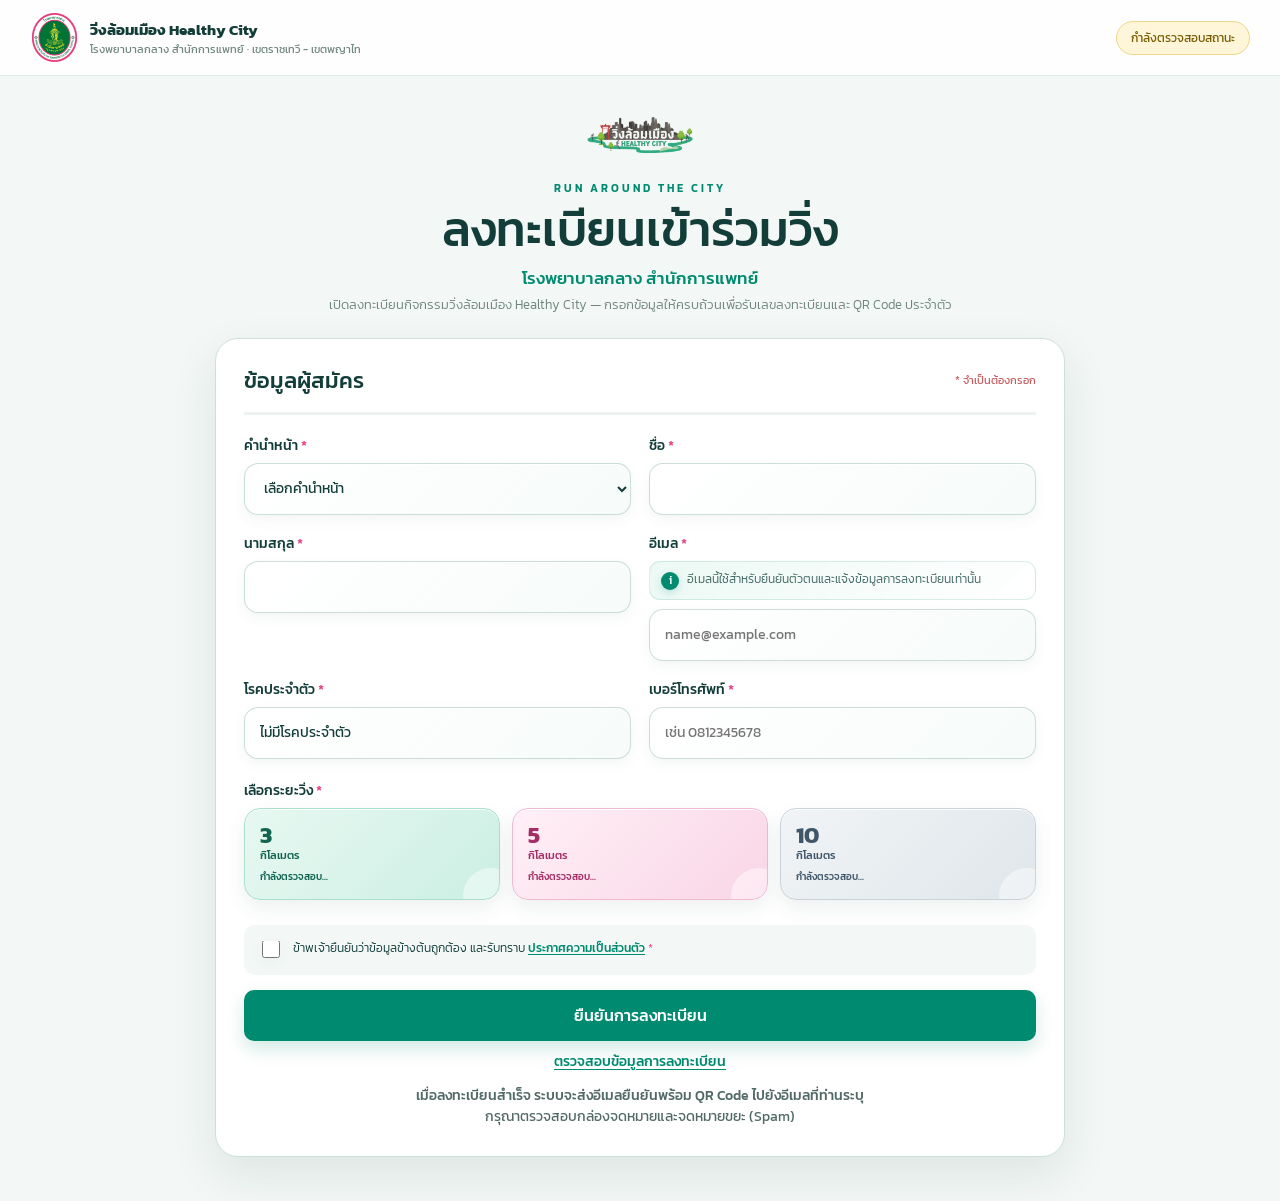
<file: index.html>
<!DOCTYPE html>
<html lang="th">
<head>
  <meta charset="UTF-8">
  <meta name="viewport" content="width=device-width, initial-scale=1">
  <meta http-equiv="refresh" content="0; url=runner-regit.html">
  <title>ลงทะเบียนวิ่งล้อมเมือง</title>
</head>
<body>
  <p>กำลังเปิดหน้าลงทะเบียน</p>
  <script>
    window.location.replace(
      'runner-regit.html' + window.location.search + window.location.hash
    );
  </script>
</body>
</html>
</file>
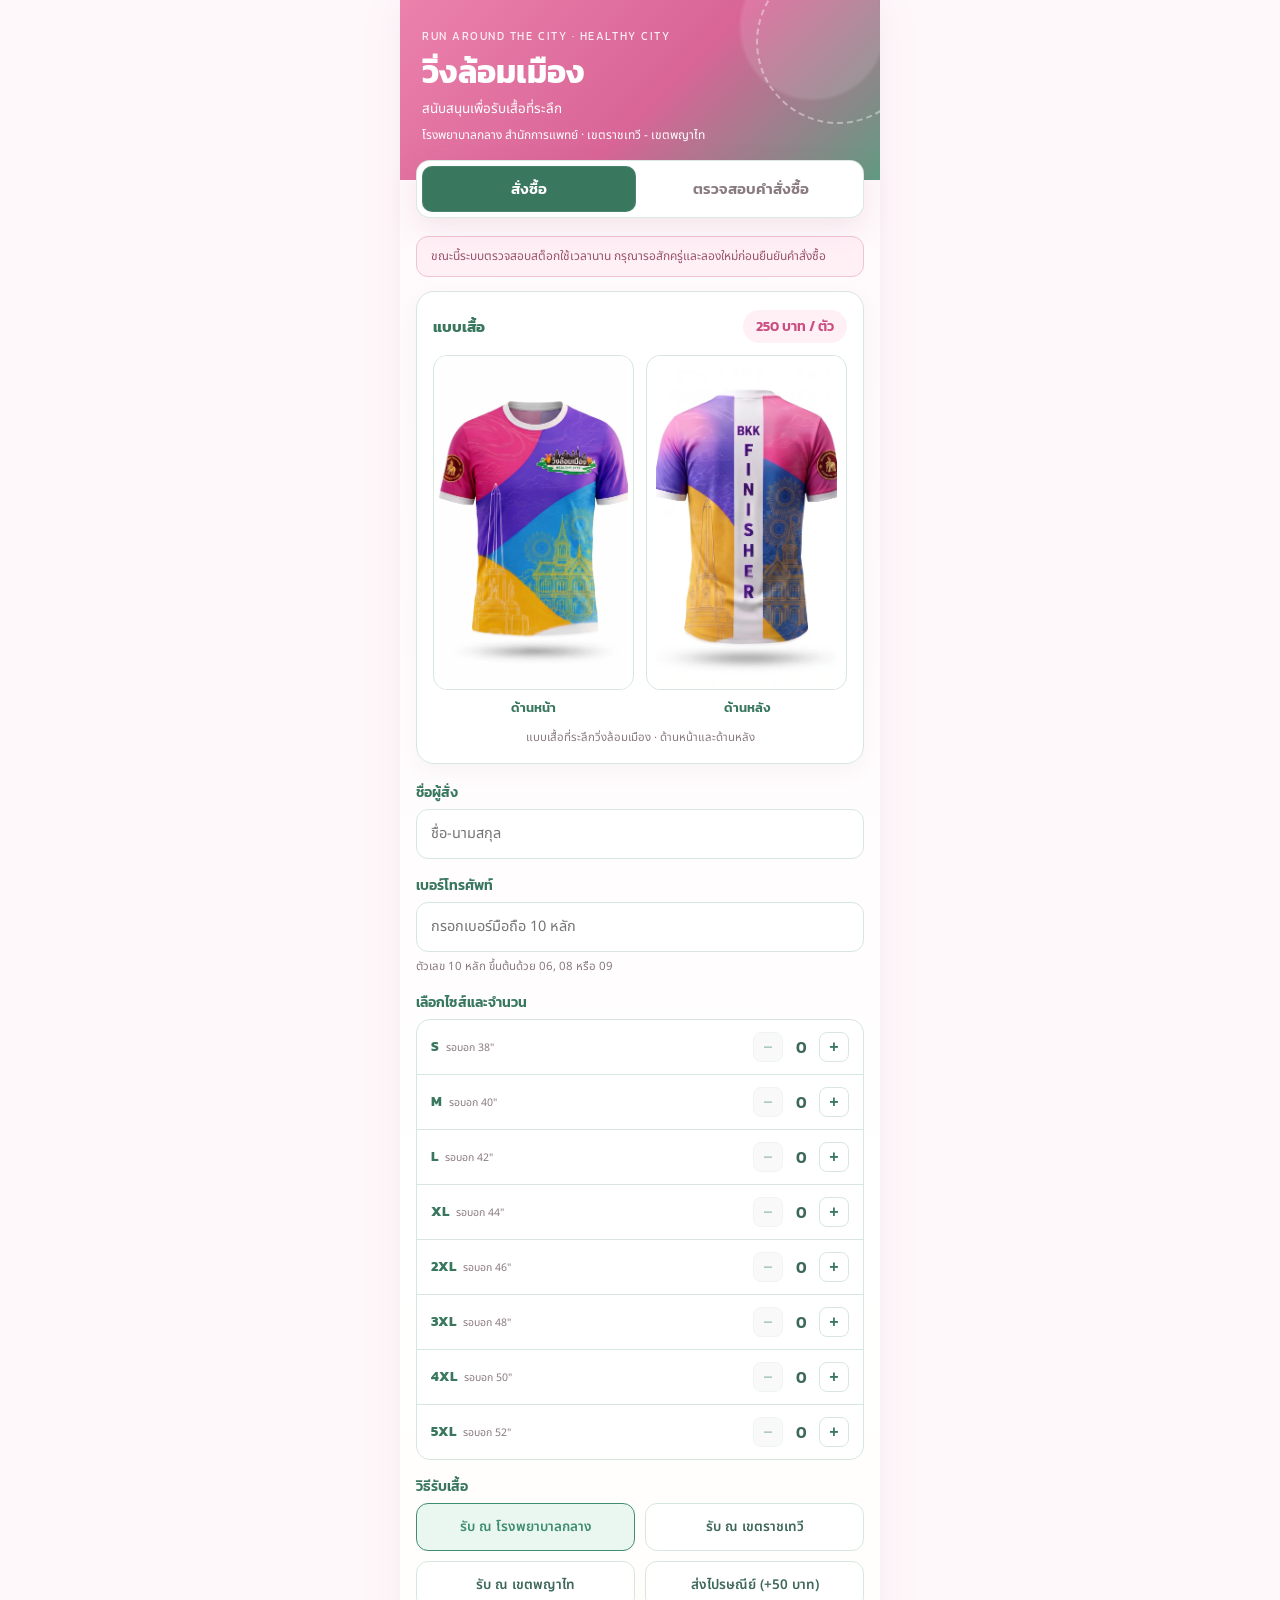
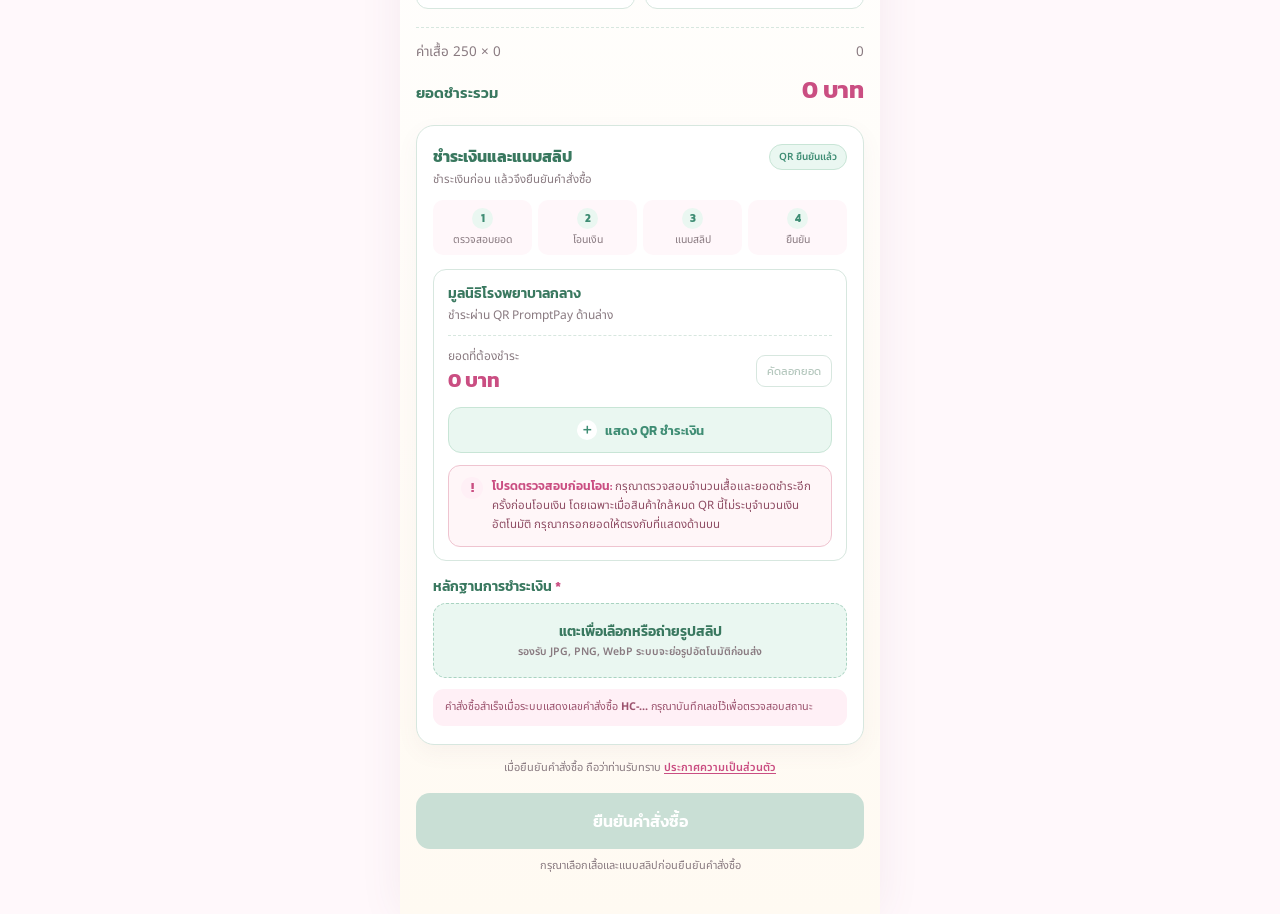
<file: order-system.html>
<!DOCTYPE html>
<html lang="th">
<head>
<meta charset="UTF-8">
<meta name="viewport" content="width=device-width, initial-scale=1.0">
<title>วิ่งล้อมเมือง — สนับสนุนเพื่อรับเสื้อที่ระลึก</title>
<link rel="preconnect" href="https://fonts.googleapis.com">
<link rel="preconnect" href="https://fonts.gstatic.com" crossorigin>
<link href="https://fonts.googleapis.com/css2?family=Kanit:wght@400;500;600;700&family=Noto+Sans+Thai:wght@400;500;600&display=swap" rel="stylesheet">
<style>
  :root{
    --navy:#39785f;
    --navy-deep:#2f6f5b;
    --cream:#fff9ee;
    --card:#ffffff;
    --orange:#ea83ad;
    --orange-deep:#ca4e82;
    --teal:#3f8d74;
    --teal-light:#eaf7f1;
    --pink-soft:#fff0f6;
    --ink:#3e685c;
    --muted:#897a80;
    --line:#d7e7df;
  }
  *{box-sizing:border-box;}
  body{
    margin:0;
    background:#fff8fb;
    font-family:'Noto Sans Thai','Noto Sans',sans-serif;
    color:var(--ink);
    -webkit-font-smoothing:antialiased;
  }
  .app{
    max-width:480px;
    margin:0 auto;
    min-height:100vh;
    background:linear-gradient(180deg,#fff8fb 0%,#ffffff 50%,#fffaf2 100%);
    position:relative;
    box-shadow:0 0 40px rgba(125,77,99,.08);
  }

  /* ---- Header ---- */
  .header{
    background:
      radial-gradient(circle at 86% 15%,rgba(255,255,255,.12) 0 16%,transparent 17%),
      linear-gradient(135deg,#ec81ac 0%,#d86596 54%,#609b82 100%);
    color:#fff;
    padding:28px 22px 34px;
    position:relative;
    overflow:hidden;
  }
  .header::after{
    content:"";
    position:absolute;
    right:-40px;top:-40px;
    width:160px;height:160px;
    border-radius:50%;
    border:2px dashed rgba(255,255,255,.4);
  }
  .eyebrow{
    font-family:'Kanit',sans-serif;
    font-size:11px;
    letter-spacing:.14em;
    text-transform:uppercase;
    color:#fff;
    opacity:.88;
    margin:0 0 10px;
  }
  .title{
    font-family:'Kanit',sans-serif;
    font-weight:700;
    font-size:32px;
    line-height:1.15;
    margin:0 0 8px;
  }
  .subtitle{
    font-size:13.5px;
    color:#fff;
    margin:0;
    line-height:1.6;
  }
  .header-organization{
    margin:5px 0 0;
    font-size:12px;
    line-height:1.7;
    color:#fff;
  }

  /* ---- Tabs ---- */
  .tabs{
    display:flex;
    gap:8px;
    margin:-20px 16px 0;
    background:var(--card);
    border-radius:14px;
    padding:5px;
    border:1px solid rgba(215,231,223,.9);
    box-shadow:0 10px 28px rgba(164,79,119,.12);
    position:relative;
    z-index:2;
  }
  .tab{
    flex:1;
    border:none;
    background:transparent;
    padding:12px 8px;
    font-family:'Kanit',sans-serif;
    font-weight:600;
    font-size:14.5px;
    border-radius:10px;
    color:var(--muted);
    cursor:pointer;
    transition:all .15s ease;
  }
  .tab.active{
    background:var(--navy);
    color:#fff;
    box-shadow:inset 0 0 0 1px rgba(255,255,255,.09);
  }

  .content{padding:18px 16px 40px;}

  .price-pill{
    display:inline-block;
    background:var(--pink-soft);
    color:var(--orange-deep);
    font-family:'Kanit',sans-serif;
    font-weight:600;
    font-size:14px;
    padding:6px 13px;
    border-radius:999px;
    white-space:nowrap;
  }

  /* ---- Design preview (front/back) ---- */
  .design-card{
    background:var(--card);
    border:1px solid var(--line);
    border-radius:18px;
    padding:18px 16px 16px;
    margin-bottom:18px;
    box-shadow:0 8px 22px rgba(133,96,107,.055);
  }
  .design-card .design-head{
    display:flex;
    align-items:center;
    justify-content:space-between;
    margin-bottom:12px;
  }
  .design-card .design-head h3{
    font-family:'Kanit',sans-serif;
    font-size:15px;
    margin:0;
    color:var(--navy);
  }
  .design-card .placeholder-tag{
    font-size:10.5px;
    color:var(--teal);
    background:var(--teal-light);
    border:1px dashed #a9d3c1;
    padding:3px 9px;
    border-radius:999px;
    font-weight:600;
  }
  .design-grid{
    display:grid;
    grid-template-columns:1fr 1fr;
    gap:12px;
  }
  .design-piece{
    text-align:center;
  }
  .design-piece .shirt-frame{
    border-radius:14px;
    overflow:hidden;
    aspect-ratio:3/5;
    border:1px solid var(--line);
    background:#fff;
  }
  .design-piece .shirt-frame svg{width:100%;height:100%;display:block;}
  .design-piece .shirt-frame img{width:100%;height:100%;display:block;object-fit:contain;}
  .design-piece .cap{
    margin-top:8px;
    font-family:'Kanit',sans-serif;
    font-weight:600;
    font-size:13px;
    color:var(--navy);
  }
  .design-card .design-foot{
    margin-top:12px;
    font-size:11.5px;
    color:var(--muted);
    text-align:center;
    line-height:1.6;
  }
  .status-alert{
    background:var(--pink-soft);
    border:1px solid #efc3d1;
    color:#9b526d;
    font-size:12px;
    border-radius:12px;
    padding:10px 14px;
    margin-bottom:14px;
    line-height:1.6;
  }
  .store-gate{
    background:var(--card);
    border:1px solid var(--line);
    border-radius:18px;
    padding:30px 22px;
    text-align:center;
    box-shadow:0 8px 22px rgba(133,96,107,.055);
  }
  .store-gate .icon{
    width:54px;height:54px;
    margin:0 auto 14px;
    display:grid;place-items:center;
    border-radius:50%;
    background:var(--pink-soft);
    color:var(--orange-deep);
    font-size:25px;
  }
  .store-gate.loading .icon{background:var(--teal-light);color:var(--teal);}
  .store-gate h2{margin:0 0 8px;font:700 21px 'Kanit',sans-serif;color:var(--navy);}
  .store-gate p{margin:0;color:var(--muted);font-size:13px;line-height:1.7;}
  .store-gate button{margin-top:18px;width:auto;padding:10px 22px;border:0;border-radius:10px;background:var(--navy);color:#fff;font:600 14px 'Kanit',sans-serif;cursor:pointer;}

  /* ---- Form ---- */
  .field{margin-bottom:16px;}
  .field label{
    display:block;
    font-family:'Kanit',sans-serif;
    font-weight:600;
    font-size:13.5px;
    margin-bottom:7px;
    color:var(--navy);
  }
  .field input[type=text], .field input[type=tel], .field textarea{
    width:100%;
    border:1px solid var(--line);
    background:var(--card);
    border-radius:12px;
    padding:13px 14px;
    font-size:14.5px;
    font-family:inherit;
    color:var(--ink);
  }
  .field input:focus, .field textarea:focus{
    outline:2px solid var(--teal);
    outline-offset:1px;
  }
  .field textarea{resize:vertical;min-height:70px;}
  .field-hint{
    margin-top:6px;
    font-size:11.5px;
    color:var(--muted);
    line-height:1.5;
  }

  .size-list{
    border:1px solid var(--line);
    border-radius:14px;
    overflow:hidden;
    background:var(--card);
  }
  .size-row{
    display:flex;
    align-items:center;
    justify-content:space-between;
    padding:12px 14px;
    border-bottom:1px solid var(--line);
    gap:10px;
  }
  .size-row:last-child{border-bottom:none;}
  .size-row.has-qty{background:var(--teal-light);}
  .size-row.is-unavailable{background:#f7f7f7;opacity:.62;}
  .size-row .size-label{
    display:flex;
    align-items:baseline;
    gap:7px;
    flex-shrink:0;
    width:74px;
  }
  .size-chip{
    font-family:'Kanit',sans-serif;
    font-weight:700;
    font-size:14px;
    color:var(--navy);
  }
  .size-row .chest{
    font-size:10.5px;
    color:var(--muted);
    white-space:nowrap;
  }
  .size-row .subtotal{
    font-size:12px;
    color:var(--teal);
    font-weight:600;
    flex:1;
    text-align:left;
  }
  .stepper{
    display:flex;
    align-items:center;
    gap:10px;
    flex-shrink:0;
  }
  .stepper button{
    width:30px;height:30px;
    border-radius:8px;
    border:1px solid var(--line);
    background:#fff;
    font-size:16px;
    font-weight:600;
    color:var(--navy);
    cursor:pointer;
    display:flex;align-items:center;justify-content:center;
    flex-shrink:0;
  }
  .stepper button:active{background:var(--teal-light);}
  .stepper button:disabled{cursor:not-allowed;opacity:.4;background:#f1f1f1;}
  .stepper .qty{
    min-width:16px;
    text-align:center;
    font-family:'Kanit',sans-serif;
    font-weight:600;
    font-variant-numeric:tabular-nums;
  }

  .method-toggle{
    display:grid;
    grid-template-columns:repeat(2,minmax(0,1fr));
    gap:10px;
  }
  .method-toggle button{
    flex:1;
    padding:13px 8px;
    border-radius:12px;
    border:1.5px solid var(--line);
    background:var(--card);
    font-family:'Noto Sans Thai',sans-serif;
    font-weight:600;
    font-size:13.5px;
    color:var(--ink);
    cursor:pointer;
  }
  .method-toggle button.active{
    border-color:var(--teal);
    color:var(--teal);
    background:var(--teal-light);
  }

  .summary{
    border-top:1px dashed var(--line);
    margin-top:18px;
    padding-top:14px;
  }
  .summary-row{
    display:flex;
    justify-content:space-between;
    font-size:13.5px;
    color:var(--muted);
    margin-bottom:6px;
  }
  .summary-total{
    display:flex;
    justify-content:space-between;
    align-items:baseline;
    font-family:'Kanit',sans-serif;
    margin-top:10px;
  }
  .summary-total .lbl{font-weight:600;font-size:15px;color:var(--navy);}
  .summary-total .amt{font-weight:700;font-size:24px;color:var(--orange-deep);font-variant-numeric:tabular-nums;}

  /* ---- Payment and slip ---- */
  .payment-card{
    background:var(--card);
    border:1px solid var(--line);
    border-radius:18px;
    padding:18px 16px;
    margin-top:18px;
    box-shadow:0 8px 22px rgba(133,96,107,.055);
  }
  .payment-head{
    display:flex;
    align-items:flex-start;
    justify-content:space-between;
    gap:10px;
    margin-bottom:12px;
  }
  .payment-head h3{
    font-family:'Kanit',sans-serif;
    color:var(--navy);
    font-size:16px;
    margin:0 0 3px;
  }
  .payment-head p{
    color:var(--muted);
    font-size:11.5px;
    line-height:1.5;
    margin:0;
  }
  .verified-badge{
    flex-shrink:0;
    color:var(--teal);
    background:var(--teal-light);
    border:1px solid #c8e5d6;
    border-radius:999px;
    padding:4px 9px;
    font-size:10px;
    font-weight:600;
  }
  .payment-steps{
    display:grid;
    grid-template-columns:repeat(4,1fr);
    gap:6px;
    margin:0 0 14px;
  }
  .payment-step{
    background:#fff7fa;
    border-radius:10px;
    padding:8px 4px;
    text-align:center;
    color:var(--muted);
    font-size:10.5px;
    line-height:1.35;
  }
  .payment-step span{
    width:21px;height:21px;
    display:flex;
    align-items:center;
    justify-content:center;
    margin:0 auto 4px;
    border-radius:50%;
    background:var(--teal-light);
    color:var(--teal);
    font-family:'Kanit',sans-serif;
    font-weight:700;
  }
  .account-box{
    border:1px solid var(--line);
    border-radius:13px;
    padding:13px 14px;
    background:#fff;
  }
  .account-name{
    font-family:'Kanit',sans-serif;
    font-weight:600;
    color:var(--navy);
    font-size:14px;
  }
  .account-no{
    color:var(--muted);
    font-size:12px;
    margin-top:2px;
  }
  .payment-amount{
    display:flex;
    justify-content:space-between;
    align-items:center;
    gap:10px;
    margin-top:11px;
    padding-top:11px;
    border-top:1px dashed var(--line);
  }
  .payment-amount .label{font-size:12px;color:var(--muted);}
  .payment-amount strong{
    font-family:'Kanit',sans-serif;
    color:var(--orange-deep);
    font-size:20px;
  }
  .copy-btn{
    border:1px solid var(--line);
    background:var(--card);
    color:var(--navy);
    padding:7px 10px;
    border-radius:9px;
    font-family:'Kanit',sans-serif;
    font-size:11px;
    cursor:pointer;
  }
  .copy-btn:disabled{color:#b4c7bd;cursor:not-allowed;}
  .qr-payment{
    margin-top:12px;
    border:1px solid #c8e5d6;
    border-radius:13px;
    background:var(--teal-light);
    overflow:hidden;
  }
  .qr-payment summary{
    display:flex;
    align-items:center;
    justify-content:center;
    gap:8px;
    padding:12px 14px;
    color:var(--teal);
    font-family:'Kanit',sans-serif;
    font-weight:600;
    font-size:13px;
    cursor:pointer;
    list-style:none;
    user-select:none;
  }
  .qr-payment summary::-webkit-details-marker{display:none;}
  .qr-payment summary::before{
    content:'＋';
    width:20px;height:20px;
    display:flex;
    align-items:center;
    justify-content:center;
    border-radius:50%;
    background:#fff;
    color:var(--teal);
    font-size:14px;
    line-height:1;
  }
  .qr-payment[open] summary::before{content:'−';}
  .qr-payment .close-label{display:none;}
  .qr-payment[open] .open-label{display:none;}
  .qr-payment[open] .close-label{display:inline;}
  .qr-panel{
    border-top:1px solid #c8e5d6;
    padding:14px 12px 16px;
    text-align:center;
    background:#fff;
  }
  .qr-panel h4{
    margin:0;
    color:var(--navy);
    font-family:'Kanit',sans-serif;
    font-size:15px;
  }
  .qr-panel p{
    margin:3px 0 10px;
    color:var(--muted);
    font-size:11px;
    line-height:1.5;
  }
  .qr-panel img{
    display:block;
    width:min(100%,330px);
    height:auto;
    margin:0 auto;
    border:1px solid var(--line);
    border-radius:12px;
    background:#fff;
  }
  .qr-amount{
    display:inline-block;
    margin-top:10px;
    padding:5px 12px;
    border-radius:999px;
    background:var(--pink-soft);
    color:var(--orange-deep);
    font-family:'Kanit',sans-serif;
    font-size:14px;
  }
  .slip-section{margin-top:15px;}
  .payment-warning{
    display:flex;
    align-items:flex-start;
    gap:9px;
    margin-top:12px;
    padding:11px 12px;
    border:1px solid #efc4d0;
    border-radius:12px;
    background:#fff6f8;
    color:#8f4d64;
    font-size:11.5px;
    line-height:1.65;
  }
  .payment-warning .warning-icon{
    flex:0 0 auto;
    width:22px;
    height:22px;
    display:flex;
    align-items:center;
    justify-content:center;
    border-radius:50%;
    background:var(--pink-soft);
    color:var(--orange-deep);
    font-family:'Kanit',sans-serif;
    font-weight:700;
    font-size:13px;
  }
  .payment-warning strong{
    color:var(--orange-deep);
    font-family:'Kanit',sans-serif;
    font-weight:600;
  }
  .slip-section > label{
    display:block;
    font-family:'Kanit',sans-serif;
    font-weight:600;
    color:var(--navy);
    font-size:13.5px;
    margin-bottom:7px;
  }
  .required-mark{color:var(--orange-deep);}
  .slip-picker{
    display:block;
    border:1.5px dashed #a9d3c1;
    border-radius:13px;
    padding:17px 12px;
    text-align:center;
    background:var(--teal-light);
    color:var(--navy);
    font-family:'Kanit',sans-serif;
    font-size:13px;
    cursor:pointer;
  }
  .slip-picker small{
    display:block;
    color:var(--muted);
    font-family:'Noto Sans Thai',sans-serif;
    font-size:10.5px;
    margin-top:3px;
  }
  .slip-input{
    position:absolute;
    width:1px;height:1px;
    overflow:hidden;
    clip:rect(0,0,0,0);
    white-space:nowrap;
  }
  .slip-preview{
    display:flex;
    align-items:center;
    gap:11px;
    border:1px solid var(--line);
    border-radius:13px;
    padding:10px;
    background:#fff;
  }
  .slip-preview img{
    width:64px;height:64px;
    border-radius:9px;
    object-fit:cover;
    border:1px solid var(--line);
  }
  .slip-meta{min-width:0;flex:1;}
  .slip-meta strong{
    display:block;
    color:var(--teal);
    font-family:'Kanit',sans-serif;
    font-size:13px;
  }
  .slip-meta span{
    display:block;
    color:var(--muted);
    font-size:10.5px;
    overflow:hidden;
    text-overflow:ellipsis;
    white-space:nowrap;
  }
  .remove-slip{
    border:none;
    background:transparent;
    color:var(--orange-deep);
    font-family:'Kanit',sans-serif;
    font-size:11px;
    padding:5px;
    cursor:pointer;
  }
  .prototype-note{
    margin-top:11px;
    padding:10px 12px;
    border-radius:11px;
    background:var(--pink-soft);
    color:#9b526d;
    font-size:10.8px;
    line-height:1.6;
  }
  .submit-hint{
    color:var(--muted);
    text-align:center;
    font-size:11px;
    margin-top:8px;
  }
  .privacy-consent{
    margin-top:14px;
    color:var(--muted);
    text-align:center;
    font-size:11px;
    line-height:1.6;
  }
  .privacy-consent a{
    color:var(--orange-deep);
    font-weight:600;
    text-underline-offset:2px;
  }

  .submit-btn{
    width:100%;
    margin-top:16px;
    padding:16px;
    border:none;
    border-radius:14px;
    background:var(--orange-deep);
    color:#fff;
    font-family:'Kanit',sans-serif;
    font-weight:600;
    font-size:16px;
    cursor:pointer;
    transition:background .15s ease;
  }
  .submit-btn:disabled{
    background:#c9dfd5;
    color:#fff;
    cursor:not-allowed;
  }
  .submit-btn:not(:disabled):active{background:var(--orange-deep);}

  .error-text{
    color:var(--orange-deep);
    font-size:12.5px;
    margin-top:6px;
  }

  /* ---- Confirmation ---- */
  .confirm{
    background:var(--card);
    border:1px solid var(--line);
    border-radius:18px;
    padding:26px 20px;
    text-align:center;
  }
  .confirm .check{
    width:56px;height:56px;
    border-radius:50%;
    background:var(--teal-light);
    color:var(--teal);
    display:flex;align-items:center;justify-content:center;
    margin:0 auto 14px;
    font-size:26px;
  }
  .confirm h3{font-family:'Kanit',sans-serif;margin:0 0 4px;font-size:19px;}
  .confirm p{font-size:13px;color:var(--muted);margin:0 0 18px;}
  .confirm .ref{
    font-family:'Kanit',sans-serif;
    background:var(--teal-light);
    color:var(--teal);
    padding:8px 14px;
    border-radius:10px;
    display:inline-block;
    font-size:13px;
    margin-bottom:16px;
  }
  .confirm .note{
    text-align:left;
    background:var(--cream);
    border-radius:12px;
    padding:14px;
    font-size:12.5px;
    color:var(--muted);
    line-height:1.7;
  }
  .confirm .back-btn{
    margin-top:16px;
    background:var(--navy);
    color:#fff;
    border:none;
    padding:12px 20px;
    border-radius:12px;
    font-family:'Kanit',sans-serif;
    font-weight:600;
    font-size:13.5px;
    cursor:pointer;
  }

  /* ---- Private order lookup ---- */
  .lookup-card,
  .order-card{
    background:var(--card);
    border:1px solid var(--line);
    border-radius:14px;
    padding:18px 16px;
    box-shadow:0 8px 22px rgba(133,96,107,.055);
  }
  .lookup-card h2{
    font-family:'Kanit',sans-serif;
    color:var(--navy);
    font-size:20px;
    margin:0 0 6px;
  }
  .lookup-card .intro{
    color:var(--muted);
    font-size:12.5px;
    line-height:1.65;
    margin:0 0 18px;
  }
  .lookup-card .submit-btn{margin-top:4px;}
  .privacy-note{
    margin-top:14px;
    background:var(--teal-light);
    border-radius:12px;
    padding:11px 13px;
    color:var(--teal);
    font-size:11.5px;
    line-height:1.65;
  }
  .order-card{
    margin-top:14px;
  }
  .lookup-count{
    margin:16px 2px 2px;
    color:var(--navy);
    font-family:'Kanit',sans-serif;
    font-weight:600;
    font-size:12.5px;
  }
  .order-card .top{
    display:flex;
    justify-content:space-between;
    align-items:flex-start;
    margin-bottom:6px;
  }
  .order-card .name{
    font-family:'Kanit',sans-serif;
    font-weight:600;
    font-size:14.5px;
  }
  .order-card .time{
    font-size:10.5px;
    color:var(--muted);
  }
  .order-card .order-ref{
    display:inline-block;
    margin:0 0 7px;
    padding:3px 9px;
    border-radius:999px;
    background:var(--pink-soft);
    color:var(--orange-deep);
    font-family:'Kanit',sans-serif;
    font-weight:600;
    font-size:10.5px;
    letter-spacing:.01em;
  }
  .order-card .masked-contact{
    font-size:12px;
    color:var(--teal);
    font-weight:500;
    margin-bottom:6px;
  }
  .order-card .sizes{
    font-size:12.5px;
    color:var(--muted);
    margin-bottom:6px;
  }
  .order-card .bottom{
    display:flex;
    justify-content:space-between;
    align-items:center;
  }
  .order-card .method-badge{
    font-size:10.5px;
    padding:3px 9px;
    border-radius:999px;
    background:var(--teal-light);
    color:var(--teal);
    font-weight:600;
  }
  .order-card .amt{
    font-family:'Kanit',sans-serif;
    font-weight:700;
    color:var(--orange-deep);
    font-size:15px;
  }
  .status-line{
    margin-top:10px;
    padding-top:10px;
    border-top:1px dashed var(--line);
    font-size:12px;
    color:var(--muted);
  }
  .status-line strong{
    color:var(--teal);
  }
  .loading{
    text-align:center;
    color:var(--muted);
    font-size:13px;
    padding:30px 0;
  }
</style>
</head>
<body>
<div class="app" id="app">

  <div class="header">
    <p class="eyebrow">RUN AROUND THE CITY · HEALTHY CITY</p>
    <h1 class="title">วิ่งล้อมเมือง</h1>
    <p class="subtitle">สนับสนุนเพื่อรับเสื้อที่ระลึก</p>
    <p class="header-organization">โรงพยาบาลกลาง สำนักการแพทย์ · เขตราชเทวี - เขตพญาไท</p>
  </div>

  <div class="tabs">
    <button class="tab active" id="tabOrder">สั่งซื้อ</button>
    <button class="tab" id="tabLookup">ตรวจสอบคำสั่งซื้อ</button>
  </div>

  <div class="content" id="content"></div>

</div>

<script>
(function(){
  const WEB_APP_URL = 'https://script.google.com/macros/s/AKfycbz1IH-RT9X1-ilpni6YQUf0OSOhnWHYi_dxBUuKFxg1UXVMZ0C-xjmSi99YsB6pORqdmw/exec';
  const SIZES = ["S","M","L","XL","2XL","3XL","4XL","5XL"];
  const CHEST = {S:38,M:40,L:42,XL:44,"2XL":46,"3XL":48,"4XL":50,"5XL":52};
  const PRICE = 250;
  const SHIP_FEE = 50;

  function createDefaultShirtStatus(){
    return {
      success: true,
      storeOpen: true,
      acceptingOrders: true,
      reason: "open",
      message: "เปิดรับคำสั่งซื้อ",
      shirtPrice: PRICE,
      shippingFee: SHIP_FEE,
      maxSlipMb: 4,
      sizes: SIZES.map((size, index)=>({
        size,
        chestInch: CHEST[size],
        price: PRICE,
        remaining: index < 6 ? 200 : 100,
        open: true,
        available: true
      }))
    };
  }

  function emptyQty(){
    const q = {};
    SIZES.forEach(s=>q[s]=0);
    return q;
  }

  let state = {
    view: "order",
    name: "",
    phone: "",
    qty: emptyQty(),
    method: "pickup_hospital",
    address: "",
    slipFile: null,
    slipPreviewUrl: "",
    slipOriginalSize: 0,
    slipProcessing: false,
    slipProcessStage: "",
    slipUploadToken: "",
    slipError: "",
    submitting: false,
    submitStage: "",
    pendingRequestId: "",
    error: "",
    confirmedOrder: null,
    lookupPhone: "",
    lookupLoading: false,
    lookupError: "",
    lookupResults: [],
    shirtStatus: createDefaultShirtStatus(),
    shirtStatusLoading: false,
    shirtStatusRefreshing: false,
    shirtStatusError: ""
  };

  const content = document.getElementById("content");
  const tabOrder = document.getElementById("tabOrder");
  const tabLookup = document.getElementById("tabLookup");

  function totalQty(){
    return SIZES.reduce((s,k)=>s+state.qty[k],0);
  }
  function currentShirtPrice(){
    const value = state.shirtStatus && Number(state.shirtStatus.shirtPrice);
    return Number.isFinite(value) && value >= 0 ? value : PRICE;
  }
  function currentShippingFee(){
    const value = state.shirtStatus && Number(state.shirtStatus.shippingFee);
    return Number.isFinite(value) && value >= 0 ? value : SHIP_FEE;
  }
  function currentMaxSlipMb(){
    const value = state.shirtStatus && Number(state.shirtStatus.maxSlipMb);
    return Number.isFinite(value) && value > 0 ? value : 4;
  }
  function getShirtSizeStatus(size){
    const sizes = state.shirtStatus && Array.isArray(state.shirtStatus.sizes)
      ? state.shirtStatus.sizes
      : [];
    return sizes.find(item=>String(item.size).toUpperCase()===size) || null;
  }
  function totalPrice(){
    const shirtTotal = SIZES.reduce((sum,size)=>{
      const item = getShirtSizeStatus(size);
      const unitPrice = item && Number.isFinite(Number(item.price))
        ? Number(item.price)
        : currentShirtPrice();
      return sum + state.qty[size]*unitPrice;
    },0);
    return shirtTotal + (state.method==="mail" && totalQty()>0 ? currentShippingFee() : 0);
  }

  function setState(patch){
    Object.assign(state, patch);
    render();
  }

  function reconcileQtyWithStock(){
    SIZES.forEach(size=>{
      const item = getShirtSizeStatus(size);
      const remaining = item ? Math.max(0, Number(item.remaining) || 0) : 0;
      if(!item || !item.available) state.qty[size] = 0;
      else state.qty[size] = Math.min(state.qty[size], remaining);
    });
  }

  async function refreshShirtStatus(options={}){
    if(state.shirtStatusRefreshing) return false;
    const silent = Boolean(options.silent);
    state.shirtStatusRefreshing = true;
    if(!silent && !state.shirtStatus){
      state.shirtStatusLoading = true;
      render();
    }
    const controller = typeof AbortController === "function" ? new AbortController() : null;
    const timeoutId = controller ? setTimeout(()=>controller.abort(), 8000) : null;
    try{
      const response = await fetch(WEB_APP_URL + '?action=shirt-status', {
        method:'GET',
        cache:'no-store',
        redirect:'follow',
        signal: controller ? controller.signal : undefined
      });
      if(!response.ok) throw new Error('โหลดสถานะร้านไม่สำเร็จ');
      const result = await response.json();
      if(!result.success) throw new Error(result.message || 'ไม่พบสถานะร้าน');
      state.shirtStatus = result;
      state.shirtStatusError = '';
      reconcileQtyWithStock();
      return true;
    }catch(error){
      state.shirtStatusError = 'ขณะนี้ระบบตรวจสอบสต็อกใช้เวลานาน กรุณารอสักครู่และลองใหม่ก่อนยืนยันคำสั่งซื้อ';
      return false;
    }finally{
      if(timeoutId) clearTimeout(timeoutId);
      state.shirtStatusLoading = false;
      state.shirtStatusRefreshing = false;
      render();
    }
  }

  /* Placeholder shirt artwork — swap these SVGs for real product photos
     once they're available (e.g. two <img src="..."> tags pointing at the
     uploaded front/back photos). Colors echo the event's pink-to-gold
     gradient and Bangkok skyline so the placeholder still feels on-brand. */
  function shirtSVG(isBack){
    const gradId = isBack ? "gradBack" : "gradFront";
    return `<svg viewBox="0 0 100 100" xmlns="http://www.w3.org/2000/svg">
      <defs>
        <linearGradient id="${gradId}" x1="0%" y1="0%" x2="100%" y2="100%">
          <stop offset="0%" stop-color="#ec81ac"/>
          <stop offset="55%" stop-color="#d86596"/>
          <stop offset="100%" stop-color="#609b82"/>
        </linearGradient>
      </defs>
      <rect width="100" height="100" fill="#fff"/>
      <path d="M33,17 L43,11 Q50,18 57,11 L67,17 L83,30 L72,41 L67,35 L67,82 L33,82 L33,35 L28,41 L17,30 Z"
        fill="url(#${gradId})" stroke="#fff" stroke-width="1.5"/>
      <path d="M43,11 Q50,18 57,11" fill="none" stroke="#fff" stroke-width="2"/>
      <rect x="14" y="63" width="72" height="5" fill="#ffffff" opacity="0.18"/>
      <rect x="14" y="72" width="72" height="3.5" fill="#ffffff" opacity="0.12"/>
      ${isBack
        ? `<text x="50" y="46" text-anchor="middle" font-family="Kanit, sans-serif" font-weight="700" font-size="6.5" fill="#ffffff">BKK</text>
           <text x="50" y="57" text-anchor="middle" font-family="Kanit, sans-serif" font-weight="600" font-size="4" letter-spacing="1" fill="#ffffff">FINISHER</text>`
        : `<circle cx="50" cy="27" r="5.5" fill="#ffffff" opacity="0.85"/>
           <circle cx="50" cy="27" r="3" fill="#67a68b"/>`
      }
    </svg>`;
  }

  function renderOrderView(){
    const qtyTotal = totalQty();
    const price = totalPrice();
    const unitPrice = currentShirtPrice();
    const shippingFee = currentShippingFee();
    content.innerHTML = `
      ${state.shirtStatusError ? `<div class="status-alert">${escapeHTML(state.shirtStatusError)}</div>` : ""}

      <div class="design-card">
        <div class="design-head">
          <h3>แบบเสื้อ</h3>
          <span class="price-pill">${unitPrice} บาท / ตัว</span>
        </div>
        <div class="design-grid">
          <div class="design-piece">
            <div class="shirt-frame"><img src="assets/shirt-front-white.webp" decoding="async" fetchpriority="high" alt="แบบเสื้อที่ระลึกวิ่งล้อมเมือง ด้านหน้า" width="800" height="1414"></div>
            <div class="cap">ด้านหน้า</div>
          </div>
          <div class="design-piece">
            <div class="shirt-frame"><img src="assets/shirt-back.webp" decoding="async" alt="แบบเสื้อที่ระลึกวิ่งล้อมเมือง ด้านหลัง" width="800" height="1478"></div>
            <div class="cap">ด้านหลัง</div>
          </div>
        </div>
        <div class="design-foot">แบบเสื้อที่ระลึกวิ่งล้อมเมือง · ด้านหน้าและด้านหลัง</div>
      </div>

      <div class="field">
        <label for="inpName">ชื่อผู้สั่ง</label>
        <input type="text" id="inpName" placeholder="ชื่อ-นามสกุล" value="${escapeAttr(state.name)}">
      </div>

      <div class="field">
        <label for="inpPhone">เบอร์โทรศัพท์</label>
        <input
          type="tel"
          id="inpPhone"
          inputmode="numeric"
          pattern="[0-9]*"
          maxlength="10"
          autocomplete="tel"
          placeholder="กรอกเบอร์มือถือ 10 หลัก"
          value="${escapeAttr(state.phone)}"
        >
        <div class="field-hint">ตัวเลข 10 หลัก ขึ้นต้นด้วย 06, 08 หรือ 09</div>
      </div>

      <div class="field">
        <label>เลือกไซส์และจำนวน</label>
        <div class="size-list">
          ${SIZES.map(sz=>{
            const stock = getShirtSizeStatus(sz);
            const available = Boolean(stock && stock.available);
            const remaining = stock ? Math.max(0, Number(stock.remaining) || 0) : 0;
            return `
            <div class="size-row ${state.qty[sz]>0 ? 'has-qty' : ''} ${available ? '' : 'is-unavailable'}">
              <div class="size-label">
                <span class="size-chip">${sz}</span>
                <span class="chest">รอบอก ${CHEST[sz]}"</span>
              </div>
              <div class="subtotal">${available
                ? (state.qty[sz] > 0
                  ? (state.qty[sz] * unitPrice).toLocaleString() + ' บาท'
                  : '')
                : 'หมด/ปิดรับ'}</div>
              <div class="stepper">
                <button type="button" data-minus="${sz}" aria-label="ลดจำนวนไซส์ ${sz}" ${state.qty[sz]<=0?'disabled':''}>–</button>
                <span class="qty">${state.qty[sz]}</span>
                <button type="button" data-plus="${sz}" aria-label="เพิ่มจำนวนไซส์ ${sz}" ${!available || state.qty[sz]>=remaining?'disabled':''}>+</button>
              </div>
            </div>
          `}).join("")}
        </div>
      </div>

      <div class="field">
        <label>วิธีรับเสื้อ</label>
        <div class="method-toggle">
          <button type="button" data-method="pickup_hospital" aria-pressed="${state.method==='pickup_hospital'}" class="${state.method==='pickup_hospital'?'active':''}">รับ ณ โรงพยาบาลกลาง</button>
          <button type="button" data-method="pickup_ratchathewi" aria-pressed="${state.method==='pickup_ratchathewi'}" class="${state.method==='pickup_ratchathewi'?'active':''}">รับ ณ เขตราชเทวี</button>
          <button type="button" data-method="pickup_phayathai" aria-pressed="${state.method==='pickup_phayathai'}" class="${state.method==='pickup_phayathai'?'active':''}">รับ ณ เขตพญาไท</button>
          <button type="button" data-method="mail" aria-pressed="${state.method==='mail'}" class="${state.method==='mail'?'active':''}">ส่งไปรษณีย์ (+${shippingFee} บาท)</button>
        </div>
      </div>

      ${state.method==="mail" ? `
      <div class="field">
        <label for="inpAddress">ที่อยู่จัดส่ง</label>
        <textarea id="inpAddress" placeholder="บ้านเลขที่ ถนน ตำบล/แขวง อำเภอ/เขต จังหวัด รหัสไปรษณีย์">${escapeHTML(state.address)}</textarea>
      </div>` : ""}

      <div class="summary">
        <div class="summary-row"><span>ค่าเสื้อ ${unitPrice} × ${qtyTotal}</span><span>${(qtyTotal*unitPrice).toLocaleString()}</span></div>
        ${state.method==="mail" && qtyTotal>0 ? `<div class="summary-row"><span>ค่าจัดส่ง</span><span>${shippingFee}</span></div>` : ""}
        <div class="summary-total"><span class="lbl">ยอดชำระรวม</span><span class="amt">${price.toLocaleString()} บาท</span></div>
      </div>

      <div class="payment-card">
        <div class="payment-head">
          <div>
            <h3>ชำระเงินและแนบสลิป</h3>
            <p>ชำระเงินก่อน แล้วจึงยืนยันคำสั่งซื้อ</p>
          </div>
          <span class="verified-badge">QR ยืนยันแล้ว</span>
        </div>

        <div class="payment-steps" aria-label="ขั้นตอนการชำระเงิน">
          <div class="payment-step"><span>1</span>ตรวจสอบยอด</div>
          <div class="payment-step"><span>2</span>โอนเงิน</div>
          <div class="payment-step"><span>3</span>แนบสลิป</div>
          <div class="payment-step"><span>4</span>ยืนยัน</div>
        </div>

        <div class="account-box">
          <div class="account-name">มูลนิธิโรงพยาบาลกลาง</div>
          <div class="account-no">ชำระผ่าน QR PromptPay ด้านล่าง</div>
          <div class="payment-amount">
            <div>
              <div class="label">ยอดที่ต้องชำระ</div>
              <strong>${price.toLocaleString()} บาท</strong>
            </div>
            <button type="button" class="copy-btn" id="copyAmountBtn" ${price<=0?'disabled':''}>คัดลอกยอด</button>
          </div>

          <details class="qr-payment">
            <summary>
              <span class="open-label">แสดง QR ชำระเงิน</span>
              <span class="close-label">ซ่อน QR ชำระเงิน</span>
            </summary>
            <div class="qr-panel">
              <h4>QR ชำระค่าเสื้อ</h4>
              <p>สแกนด้วยแอปธนาคาร และตรวจสอบยอดก่อนชำระเงิน</p>
              <img src="assets/payment-qr.jpg" alt="QR PromptPay มูลนิธิโรงพยาบาลกลาง" width="1127" height="1090" decoding="async" loading="lazy">
              <strong class="qr-amount">ยอดชำระ ${price.toLocaleString()} บาท</strong>
            </div>
          </details>

          <div class="payment-warning" role="alert">
            <span class="warning-icon" aria-hidden="true">!</span>
            <div><strong>โปรดตรวจสอบก่อนโอน:</strong> กรุณาตรวจสอบจำนวนเสื้อและยอดชำระอีกครั้งก่อนโอนเงิน โดยเฉพาะเมื่อสินค้าใกล้หมด QR นี้ไม่ระบุจำนวนเงินอัตโนมัติ กรุณากรอกยอดให้ตรงกับที่แสดงด้านบน</div>
          </div>
        </div>

        <div class="slip-section">
          <label for="inpSlip">หลักฐานการชำระเงิน <span class="required-mark">*</span></label>
          ${state.slipProcessing ? `
            <div class="slip-picker">${state.slipProcessStage==='uploading'
              ? 'กำลังอัปโหลดสลิป กรุณารอสักครู่...'
              : 'กำลังย่อและบีบอัดรูปสลิป...'}</div>
          ` : state.slipFile ? `
            <div class="slip-preview">
              <img src="${escapeAttr(state.slipPreviewUrl)}" alt="ภาพตัวอย่างสลิปที่เลือก">
              <div class="slip-meta">
                <strong>สลิปพร้อมยืนยันคำสั่งซื้อ</strong>
                <span title="${escapeAttr(state.slipFile.name)}">${escapeHTML(state.slipFile.name)}</span>
                <span>${state.slipOriginalSize > state.slipFile.size
                  ? `ย่อจาก ${formatFileSize(state.slipOriginalSize)} เหลือ ${formatFileSize(state.slipFile.size)}`
                  : `${formatFileSize(state.slipFile.size)} อัปโหลดแล้ว`}</span>
              </div>
              <button type="button" class="remove-slip" id="removeSlipBtn">ลบ</button>
            </div>
            <label class="slip-picker" for="inpSlip" style="margin-top:9px;">เปลี่ยนรูปสลิป</label>
          ` : `
            <label class="slip-picker" for="inpSlip">
              แตะเพื่อเลือกหรือถ่ายรูปสลิป
              <small>รองรับ JPG, PNG, WebP ระบบจะย่อรูปอัตโนมัติก่อนส่ง</small>
            </label>
          `}
          <input class="slip-input" type="file" id="inpSlip" accept="image/jpeg,image/png,image/webp" ${state.slipProcessing?'disabled':''}>
          ${state.slipError ? `<div class="error-text">${escapeHTML(state.slipError)}</div>` : ""}
        </div>

      <div class="prototype-note">คำสั่งซื้อสำเร็จเมื่อระบบแสดงเลขคำสั่งซื้อ <strong>HC-...</strong> กรุณาบันทึกเลขไว้เพื่อตรวจสอบสถานะ</div>
      </div>

      ${state.error ? `<div class="error-text">${escapeHTML(state.error)}</div>` : ""}

      <div class="privacy-consent">เมื่อยืนยันคำสั่งซื้อ ถือว่าท่านรับทราบ <a href="privacy.html" target="_blank" rel="noopener">ประกาศความเป็นส่วนตัว</a></div>

      <button class="submit-btn" id="submitBtn" ${(state.submitting || state.slipProcessing || !state.slipFile || !state.slipUploadToken || qtyTotal<=0)?'disabled':''}>
        ${state.slipProcessing
          ? 'กำลังเตรียมสลิป...'
          : state.submitting
            ? (state.submitStage==='checking' ? 'กำลังตรวจสอบข้อมูล...' : 'กำลังบันทึก กรุณารอสักครู่...')
            : 'ยืนยันคำสั่งซื้อ'}
      </button>
      ${!state.slipFile ? `<div class="submit-hint">กรุณาเลือกเสื้อและแนบสลิปก่อนยืนยันคำสั่งซื้อ</div>` : ""}
    `;

    document.getElementById("inpName").addEventListener("input", e=>{ state.name = e.target.value; });
    document.getElementById("inpPhone").addEventListener("input", e=>{
      const digits = e.target.value.replace(/\D/g, "").slice(0, 10);
      e.target.value = digits;
      state.phone = digits;
    });
    if(state.method==="mail"){
      document.getElementById("inpAddress").addEventListener("input", e=>{ state.address = e.target.value; });
    }
    content.querySelectorAll("[data-plus]").forEach(btn=>{
      btn.addEventListener("click", ()=>{
        const sz = btn.getAttribute("data-plus");
        const stock = getShirtSizeStatus(sz);
        const remaining = stock ? Math.max(0, Number(stock.remaining) || 0) : 0;
        if(!stock || !stock.available || state.qty[sz] >= remaining) return;
        state.qty[sz]++;
        render();
      });
    });
    content.querySelectorAll("[data-minus]").forEach(btn=>{
      btn.addEventListener("click", ()=>{
        const sz = btn.getAttribute("data-minus");
        state.qty[sz] = Math.max(0, state.qty[sz]-1);
        render();
      });
    });
    content.querySelectorAll("[data-method]").forEach(btn=>{
      btn.addEventListener("click", ()=>{
        state.method = btn.getAttribute("data-method");
        render();
      });
    });
    document.getElementById("inpSlip").addEventListener("change", handleSlipSelect);
    const removeSlipBtn = document.getElementById("removeSlipBtn");
    if(removeSlipBtn){
      removeSlipBtn.addEventListener("click", ()=>{
        clearSlip();
        render();
      });
    }
    document.getElementById("copyAmountBtn").addEventListener("click", async e=>{
      if(price <= 0) return;
      const btn = e.currentTarget;
      try{
        if(!navigator.clipboard || !navigator.clipboard.writeText) throw new Error("clipboard unavailable");
        await navigator.clipboard.writeText(String(price));
        btn.textContent = "คัดลอกแล้ว";
        setTimeout(()=>{ btn.textContent = "คัดลอกยอด"; }, 1200);
      }catch(err){
        state.error = "ไม่สามารถคัดลอกยอดได้ กรุณาดูยอดจากหน้าจอ";
        render();
      }
    });
    document.getElementById("submitBtn").addEventListener("click", submitOrder);
  }

  function formatFileSize(bytes){
    if(bytes < 1024*1024) return `${Math.max(1, Math.round(bytes/1024))} KB`;
    return `${(bytes/(1024*1024)).toFixed(1)} MB`;
  }

  function clearSlip(){
    if(state.slipPreviewUrl){ URL.revokeObjectURL(state.slipPreviewUrl); }
    state.slipFile = null;
    state.slipPreviewUrl = "";
    state.slipOriginalSize = 0;
    state.slipProcessStage = "";
    state.slipUploadToken = "";
    state.slipError = "";
  }

  function loadSlipImage(file){
    return new Promise((resolve, reject)=>{
      const url = URL.createObjectURL(file);
      const image = new Image();
      image.onload = ()=>{
        URL.revokeObjectURL(url);
        resolve(image);
      };
      image.onerror = ()=>{
        URL.revokeObjectURL(url);
        reject(new Error("ไม่สามารถอ่านรูปสลิปได้ กรุณาเลือกรูปใหม่"));
      };
      image.src = url;
    });
  }

  function canvasToSlipBlob(canvas, quality){
    return new Promise((resolve, reject)=>{
      canvas.toBlob(
        blob=>blob ? resolve(blob) : reject(new Error("ไม่สามารถย่อรูปสลิปได้")),
        "image/jpeg",
        quality
      );
    });
  }

  async function compressSlipImage(file){
    const serverLimit = Math.max(1, currentMaxSlipMb())*1024*1024;
    const targetBytes = Math.min(1024*1024, Math.floor(serverLimit*0.9));
    if(file.size <= targetBytes) return file;

    const image = await loadSlipImage(file);
    const scale = Math.min(1, 1600/Math.max(image.naturalWidth, image.naturalHeight));
    let width = Math.max(1, Math.round(image.naturalWidth*scale));
    let height = Math.max(1, Math.round(image.naturalHeight*scale));
    let quality = 0.84;
    let blob = null;

    for(let attempt=0; attempt<8; attempt++){
      const canvas = document.createElement("canvas");
      canvas.width = width;
      canvas.height = height;
      const context = canvas.getContext("2d");
      if(!context) throw new Error("อุปกรณ์นี้ไม่รองรับการย่อรูป กรุณาเลือกรูปที่มีขนาดเล็กลง");
      context.fillStyle = "#ffffff";
      context.fillRect(0, 0, width, height);
      context.drawImage(image, 0, 0, width, height);
      blob = await canvasToSlipBlob(canvas, quality);
      if(blob.size <= targetBytes) break;
      if(quality > 0.62) quality -= 0.08;
      else {
        width = Math.max(1, Math.round(width*0.85));
        height = Math.max(1, Math.round(width*image.naturalHeight/image.naturalWidth));
        quality = 0.72;
      }
    }

    if(!blob || blob.size > serverLimit){
      throw new Error(`ไม่สามารถย่อสลิปให้ต่ำกว่า ${currentMaxSlipMb()} MB ได้ กรุณาเลือกรูปใหม่`);
    }
    const baseName = String(file.name || "slip").replace(/\.[^.]+$/, "");
    return new File([blob], baseName + "-compressed.jpg", {type:"image/jpeg"});
  }

  async function handleSlipSelect(e){
    const file = e.target.files && e.target.files[0];
    if(!file) return;
    const allowedTypes = ["image/jpeg","image/png","image/webp"];
    if(!allowedTypes.includes(file.type)){
      state.slipError = "กรุณาเลือกไฟล์รูปภาพ JPG, PNG หรือ WebP";
      render();
      return;
    }
    if(file.size > 15*1024*1024){
      state.slipError = "รูปต้นฉบับต้องมีขนาดไม่เกิน 15 MB";
      render();
      return;
    }
    clearSlip();
    state.slipProcessing = true;
    state.slipProcessStage = "compressing";
    render();
    try{
      const compressedFile = await compressSlipImage(file);
      state.slipOriginalSize = file.size;
      state.slipFile = compressedFile;
      state.slipPreviewUrl = URL.createObjectURL(compressedFile);
      if(!state.pendingRequestId) state.pendingRequestId = createRequestId();
      state.slipProcessStage = "uploading";
      render();
      const slipBase64 = await fileToBase64(compressedFile);
      const response = await fetch(WEB_APP_URL, {
        method:"POST",
        headers:{"Content-Type":"text/plain;charset=utf-8"},
        body:JSON.stringify({
          action:"shirt-slip-upload",
          requestId:state.pendingRequestId,
          slip:{
            fileName:compressedFile.name,
            mimeType:compressedFile.type,
            base64:slipBase64
          }
        }),
        redirect:"follow"
      });
      if(!response.ok) throw new Error("อัปโหลดสลิปไม่สำเร็จ กรุณาลองใหม่");
      const result = await response.json();
      if(!result.success || !result.uploadToken){
        throw new Error(result.message || "อัปโหลดสลิปไม่สำเร็จ กรุณาลองใหม่");
      }
      state.slipUploadToken = result.uploadToken;
    }catch(error){
      if(state.slipPreviewUrl){ URL.revokeObjectURL(state.slipPreviewUrl); }
      state.slipFile = null;
      state.slipPreviewUrl = "";
      state.slipOriginalSize = 0;
      state.slipUploadToken = "";
      state.slipError = error && error.message
        ? error.message
        : "ไม่สามารถเตรียมรูปสลิปได้ กรุณาเลือกรูปใหม่";
    }finally{
      state.slipProcessing = false;
      state.slipProcessStage = "";
      render();
    }
  }

  function createRequestId(){
    if(window.crypto && typeof window.crypto.randomUUID === "function"){
      return window.crypto.randomUUID();
    }
    return "shirt-" + Date.now() + "-" + Math.random().toString(16).slice(2);
  }

  function fileToBase64(file){
    return new Promise((resolve, reject)=>{
      const reader = new FileReader();
      reader.onload = ()=>{
        const value = String(reader.result || "");
        const commaIndex = value.indexOf(",");
        if(commaIndex < 0) reject(new Error("อ่านไฟล์สลิปไม่สำเร็จ"));
        else resolve(value.slice(commaIndex + 1));
      };
      reader.onerror = ()=>reject(new Error("อ่านไฟล์สลิปไม่สำเร็จ"));
      reader.readAsDataURL(file);
    });
  }

  async function submitOrder(){
    if(state.submitting || state.slipProcessing) return;
    state.error = "";
    const qtyTotal = totalQty();
    if(!state.name.trim()){ state.error = "กรุณากรอกชื่อผู้สั่ง"; render(); return; }
    if(!state.phone.trim()){ state.error = "กรุณากรอกเบอร์โทรศัพท์"; render(); return; }
    if(!/^0[689]\d{8}$/.test(state.phone)){
      state.error = "กรุณากรอกเบอร์มือถือ 10 หลัก โดยขึ้นต้นด้วย 06, 08 หรือ 09";
      render();
      return;
    }
    if(qtyTotal <= 0){ state.error = "กรุณาเลือกจำนวนเสื้ออย่างน้อย 1 ตัว"; render(); return; }
    if(state.method==="mail" && !state.address.trim()){ state.error = "กรุณากรอกที่อยู่จัดส่ง"; render(); return; }
    if(!state.slipFile || !state.slipUploadToken){ state.error = "กรุณารอให้อัปโหลดสลิปเรียบร้อยก่อนยืนยันคำสั่งซื้อ"; render(); return; }

    // สลิปอัปโหลดไว้แล้ว จึงล็อกปุ่มและส่งเฉพาะข้อมูลคำสั่งซื้อ
    state.submitting = true;
    state.submitStage = "saving";
    render();

    try{
      const items = SIZES
        .filter(size=>state.qty[size] > 0)
        .map(size=>({size, quantity:state.qty[size]}));
      const response = await fetch(WEB_APP_URL, {
        method:"POST",
        headers:{"Content-Type":"text/plain;charset=utf-8"},
        body:JSON.stringify({
          action:"shirt-order",
          requestId:state.pendingRequestId,
          buyerName:state.name.trim(),
          phone:state.phone.trim(),
          deliveryMethod:state.method,
          addressLine:state.method==="mail" ? state.address.trim() : "",
          clientTotal:totalPrice(),
          items,
          slipUploadToken:state.slipUploadToken
        }),
        redirect:"follow"
      });
      if(!response.ok) throw new Error("เชื่อมต่อระบบบันทึกคำสั่งซื้อไม่สำเร็จ");
      const result = await response.json();
      if(!result.success) throw new Error(result.message || "บันทึกคำสั่งซื้อไม่สำเร็จ");

      const resultSizes = emptyQty();
      (result.items || items).forEach(item=>{
        const size = String(item.size || "").toUpperCase();
        if(size in resultSizes) resultSizes[size] = Number(item.quantity) || 0;
      });
      const order = {
        orderNo:result.orderId,
        name:result.buyerName || state.name.trim(),
        phone:result.phone || state.phone.trim(),
        sizes:resultSizes,
        qtyTotal:Number(result.totalQty) || qtyTotal,
        method:result.deliveryMethod || state.method,
        pickupLocation:result.pickupLocation || "",
        address:result.addressLine || (state.method==="mail" ? state.address.trim() : ""),
        total:Number(result.grandTotal),
        paymentSlip:{attached:true},
        status:"รอตรวจสอบการชำระเงิน",
        ts:Date.now()
      };

      state.confirmedOrder = order;
      state.name=""; state.phone=""; state.address="";
      state.qty = emptyQty();
      state.method = "pickup_hospital";
      state.pendingRequestId = "";
      clearSlip();
      state.submitting = false;
      state.submitStage = "";
      render();
    }catch(e){
      state.submitting = false;
      state.submitStage = "";
      state.error = e && e.message
        ? e.message
        : "บันทึกคำสั่งซื้อไม่สำเร็จ กรุณาลองใหม่อีกครั้ง";
      render();
    }
  }

  function renderConfirmation(){
    const o = state.confirmedOrder;
    const sizesText = SIZES.filter(s=>o.sizes[s]>0).map(s=>`${s} ${o.sizes[s]} ตัว`).join(", ");
    content.innerHTML = `
      <div class="confirm">
        <div class="check">✓</div>
        <h3>ยืนยันคำสั่งซื้อแล้ว</h3>
        <p>ขอบคุณที่ร่วมสนับสนุนมูลนิธิโรงพยาบาลกลาง</p>
        <div class="ref">เลขที่คำสั่งซื้อ ${escapeHTML(o.orderNo)}</div>
        <div class="note">
          <strong>${escapeHTML(o.name)}</strong> · ${escapeHTML(o.phone)}<br>
          ${sizesText} (รวม ${o.qtyTotal} ตัว)<br>
          วิธีรับ: ${escapeHTML(methodLabel(o.method, o.pickupLocation))}<br>
          ${o.address ? 'ที่อยู่: '+escapeHTML(o.address)+'<br>' : ''}
          ยอดชำระ: <strong>${o.total.toLocaleString()} บาท</strong><br>
          หลักฐานการชำระเงิน: <strong>แนบแล้ว</strong><br>
          สถานะ: <strong>${escapeHTML(o.status)}</strong><br><br>
          ระบบได้รับคำสั่งซื้อและข้อมูลสลิปแล้ว กรุณาเก็บเลขที่คำสั่งซื้อไว้สำหรับตรวจสอบสถานะ
        </div>
        <br>
        <button class="back-btn" id="backBtn">สั่งซื้อเสื้อเพิ่ม</button>
      </div>
    `;
    document.getElementById("backBtn").addEventListener("click", ()=>{
      state.confirmedOrder = null;
      render();
    });
  }

  function methodLabel(m, pickupLocation){
    const labels = {
      pickup_hospital: "รับ ณ โรงพยาบาลกลาง",
      pickup_ratchathewi: "รับ ณ เขตราชเทวี",
      pickup_phayathai: "รับ ณ เขตพญาไท",
      mail: "ส่งไปรษณีย์"
    };
    if(Object.prototype.hasOwnProperty.call(labels, m)) return labels[m];
    if(m === "pickup"){
      const locations = ["โรงพยาบาลกลาง", "เขตราชเทวี", "เขตพญาไท"];
      return locations.includes(pickupLocation)
        ? "รับ ณ " + pickupLocation
        : "รับด้วยตนเอง (ยังไม่ระบุจุดรับ)";
    }
    return "ไม่ระบุวิธีรับ";
  }

  function normalizeOrderNo(value){
    return String(value || "").trim().toUpperCase().replace(/\s+/g, "");
  }

  function maskName(name){
    return String(name || "").trim().split(/\s+/).map(part=>{
      if(part.length <= 1) return part + "***";
      return part.slice(0, 2) + "***";
    }).join(" ");
  }

  function maskPhone(phone){
    const p = String(phone || "");
    return p.length === 10 ? `${p.slice(0,2)}X-XXX-${p.slice(-4)}` : "ข้อมูลถูกปิดบัง";
  }

  function renderLookup(){
    let resultHTML = "";
    if(state.lookupLoading){
      resultHTML = `<div class="loading">กำลังตรวจสอบคำสั่งซื้อ...</div>`;
    } else if(state.lookupResults.length){
      const cards = state.lookupResults.map(o=>{
        const sizesText = Array.isArray(o.items)
          ? o.items.filter(item=>item.quantity>0).map(item=>`${escapeHTML(item.size)} × ${item.quantity}`).join(" · ")
          : SIZES.filter(s=>o.sizes && o.sizes[s]>0).map(s=>`${s} × ${o.sizes[s]}`).join(" · ");
        const d = new Date(o.ts);
        const timeStr = Number.isNaN(d.getTime()) ? '-' : d.toLocaleDateString('th-TH', {day:'numeric', month:'short', year:'numeric'});
        return `
          <div class="order-card">
            <div class="top">
              <span class="name">${escapeHTML(o.displayName || maskName(o.name))}</span>
              <span class="time">${timeStr}</span>
            </div>
            <div class="order-ref">เลขที่คำสั่งซื้อ ${escapeHTML(o.orderNo)}</div>
            <div class="masked-contact">📞 ${escapeHTML(o.displayPhone || maskPhone(o.phone))}</div>
            <div class="sizes">${sizesText} · รวม ${o.qtyTotal} ตัว</div>
            <div class="bottom">
              <span class="method-badge">${escapeHTML(methodLabel(o.method || o.deliveryMethod, o.pickupLocation))}</span>
              <span class="amt">${o.total.toLocaleString()} บาท</span>
            </div>
            <div class="status-line">สถานะ: <strong>${escapeHTML(o.status || "รอตรวจสอบ")}</strong></div>
          </div>
        `;
      }).join("");
      resultHTML = `<div class="lookup-count">พบ ${state.lookupResults.length} คำสั่งซื้อจากเบอร์นี้</div>${cards}`;
    }

    content.innerHTML = `
      <div class="lookup-card">
        <h2>ตรวจสอบคำสั่งซื้อ</h2>
        <p class="intro">กรอกเบอร์โทรศัพท์ที่ใช้สั่งซื้อเพียงอย่างเดียว หากมีหลายคำสั่งซื้อ ระบบจะแสดงทุกรายการจากเบอร์นี้</p>

        <div class="field">
          <label for="lookupPhone">เบอร์โทรศัพท์ที่ใช้สั่งซื้อ</label>
          <input type="tel" id="lookupPhone" inputmode="numeric" pattern="[0-9]*" maxlength="10" autocomplete="tel" placeholder="กรอกเบอร์มือถือ 10 หลัก" value="${escapeAttr(state.lookupPhone)}">
        </div>

        ${state.lookupError ? `<div class="error-text">${escapeHTML(state.lookupError)}</div>` : ""}
        <button class="submit-btn" id="lookupBtn" ${state.lookupLoading?'disabled':''}>${state.lookupLoading?'กำลังตรวจสอบ...':'ตรวจสอบคำสั่งซื้อ'}</button>

        <div class="privacy-note">เพื่อความเป็นส่วนตัว ระบบแสดงชื่อและเบอร์โทรแบบปิดบัง และไม่แสดงที่อยู่จัดส่งหรือหลักฐานการชำระเงิน</div>
      </div>
      ${resultHTML}
    `;

    document.getElementById("lookupPhone").addEventListener("input", e=>{
      const digits = e.target.value.replace(/\D/g, "").slice(0, 10);
      e.target.value = digits;
      state.lookupPhone = digits;
    });
    document.getElementById("lookupBtn").addEventListener("click", lookupOrder);
  }

  async function lookupOrder(){
    const phone = state.lookupPhone;
    state.lookupError = "";
    state.lookupResults = [];

    if(!/^0[689]\d{8}$/.test(phone)){
      state.lookupError = "กรุณากรอกเบอร์มือถือ 10 หลักที่ใช้สั่งซื้อ";
      render();
      return;
    }

    state.lookupLoading = true;
    render();
    try{
      const response = await fetch(WEB_APP_URL + '?action=shirt-lookup&phone=' + encodeURIComponent(phone), {
        method:'GET',
        cache:'no-store',
        redirect:'follow'
      });
      if(!response.ok) throw new Error('เชื่อมต่อระบบตรวจสอบคำสั่งซื้อไม่สำเร็จ');
      const result = await response.json();
      if(!result.success) throw new Error(result.message || 'ตรวจสอบคำสั่งซื้อไม่สำเร็จ');
      const orders = Array.isArray(result.orders) ? result.orders : [];
      if(!orders.length) throw new Error("ไม่พบคำสั่งซื้อจากเบอร์โทรศัพท์นี้ กรุณาตรวจสอบหมายเลขอีกครั้ง");
      state.lookupResults = orders;
    }catch(e){
      state.lookupError = e && e.message
        ? e.message
        : "ตรวจสอบคำสั่งซื้อไม่สำเร็จ กรุณาลองใหม่อีกครั้ง";
    }
    state.lookupLoading = false;
    render();
  }

  function renderStoreGate(){
    const loading = state.shirtStatusLoading;
    const status = state.shirtStatus;
    let title = 'กำลังตรวจสอบสถานะร้าน';
    let message = 'กรุณารอสักครู่';
    let icon = '…';

    if(!loading){
      if(state.shirtStatusError || !status){
        title = 'ยังไม่สามารถเปิดฟอร์มได้';
        message = state.shirtStatusError || 'ไม่สามารถตรวจสอบสถานะร้านได้';
        icon = '!';
      }else if(status.reason === 'sold_out'){
        title = 'เสื้อหมดแล้ว';
        message = status.message || 'เสื้อหมดทุกไซซ์แล้ว';
        icon = '✓';
      }else{
        title = 'ขณะนี้ปิดรับคำสั่งซื้อ';
        message = status.message || 'กรุณาติดตามประกาศเปิดรับอีกครั้ง';
        icon = '–';
      }
    }

    content.innerHTML = `
      <div class="store-gate ${loading?'loading':''}">
        <div class="icon">${icon}</div>
        <h2>${escapeHTML(title)}</h2>
        <p>${escapeHTML(message)}</p>
        ${loading ? '' : '<button type="button" id="retryStatusBtn">ตรวจสอบอีกครั้ง</button>'}
      </div>
    `;
    const retryButton = document.getElementById('retryStatusBtn');
    if(retryButton) retryButton.addEventListener('click', ()=>refreshShirtStatus());
  }

  function render(){
    tabOrder.classList.toggle("active", state.view==="order");
    tabLookup.classList.toggle("active", state.view==="lookup");
    if(state.view==="order"){
      if(state.confirmedOrder){ renderConfirmation(); }
      else if(state.shirtStatusLoading || !state.shirtStatus || !state.shirtStatus.acceptingOrders){ renderStoreGate(); }
      else { renderOrderView(); }
    } else {
      renderLookup();
    }
  }

  function escapeHTML(str){
    return String(str).replace(/[&<>"']/g, c=>({'&':'&amp;','<':'&lt;','>':'&gt;','"':'&quot;',"'":'&#39;'}[c]));
  }
  function escapeAttr(str){ return escapeHTML(str); }

  tabOrder.addEventListener("click", ()=>{ state.view="order"; render(); });
  tabLookup.addEventListener("click", ()=>{ state.view="lookup"; render(); });

  render();
  refreshShirtStatus();
  setInterval(()=>refreshShirtStatus({silent:true}), 60000);
})();
</script>
</body>
</html>
</file>
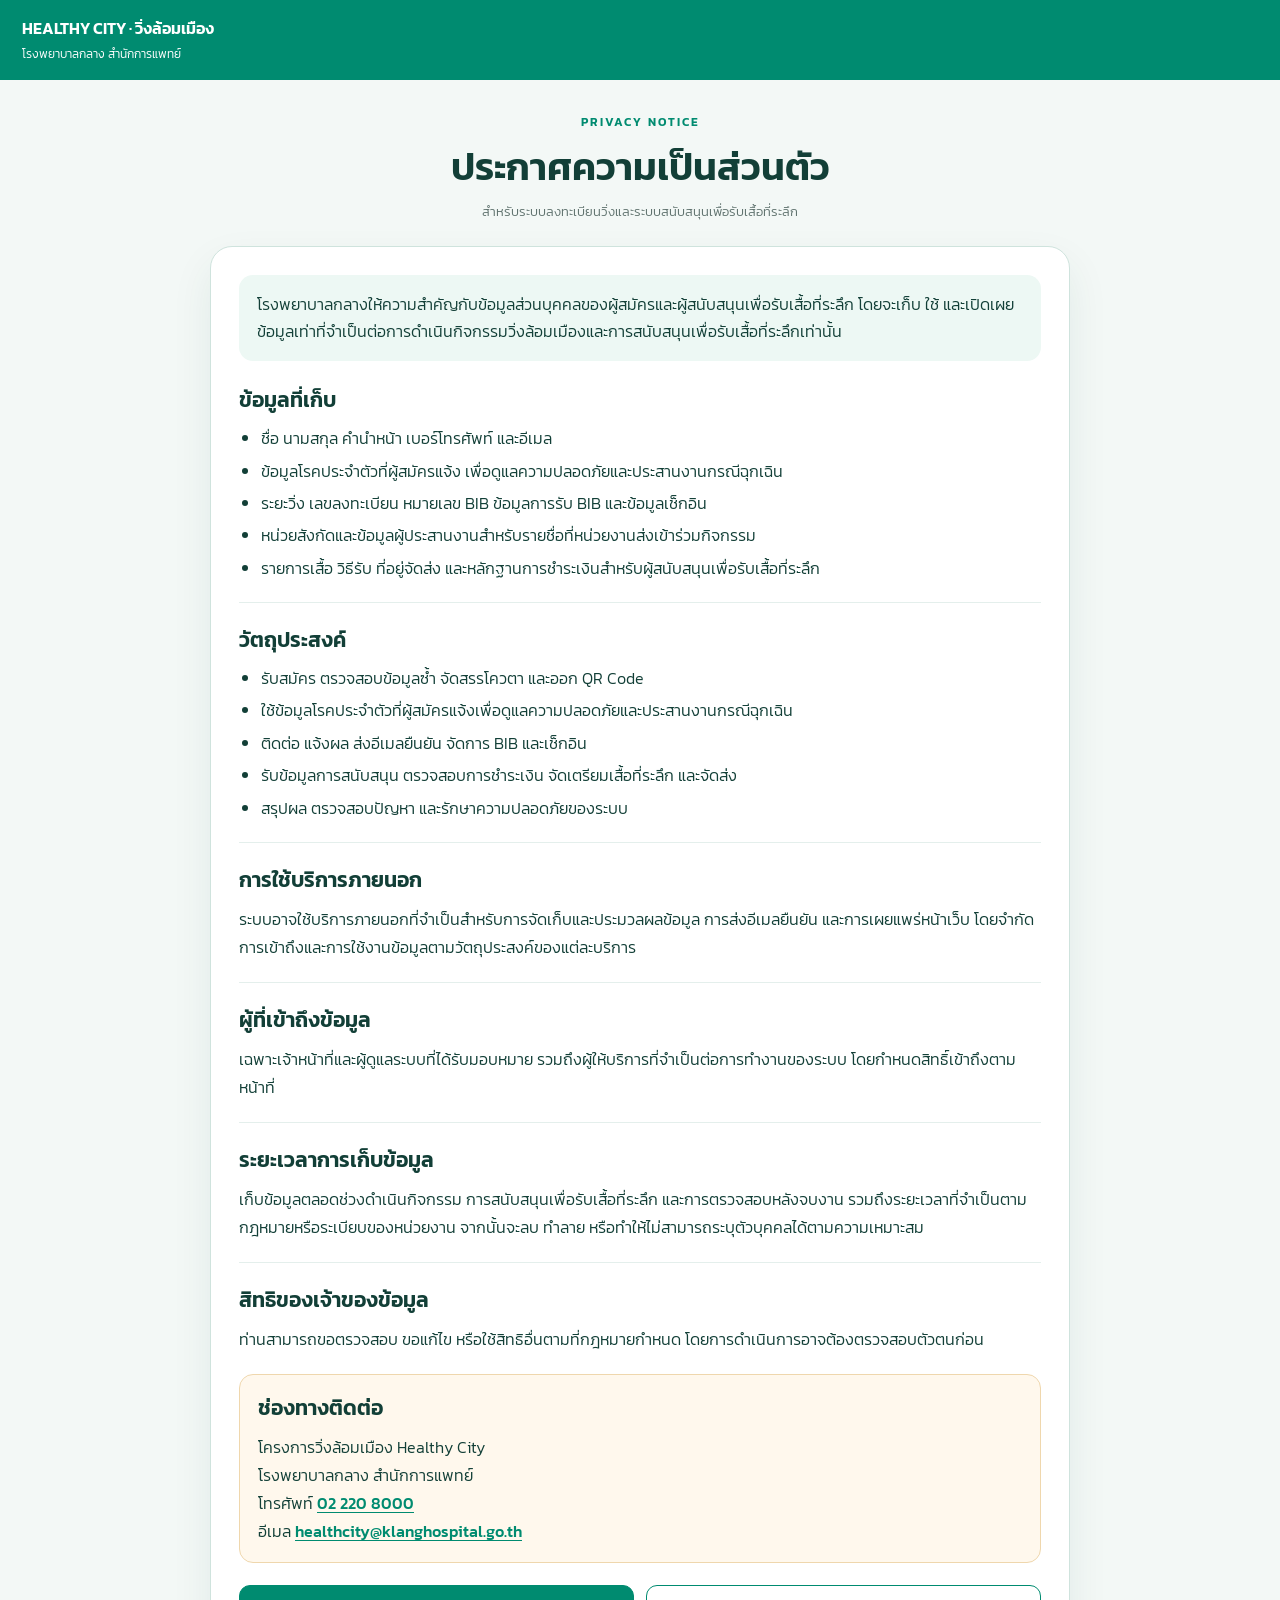
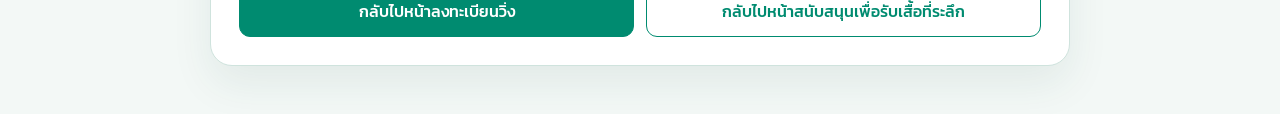
<file: privacy.html>
<!DOCTYPE html>
<html lang="th">
<head>
  <meta charset="UTF-8">
  <meta name="viewport" content="width=device-width, initial-scale=1">
  <meta name="theme-color" content="#087f5b">
  <title>ประกาศความเป็นส่วนตัว | วิ่งล้อมเมือง Healthy City</title>
  <link rel="stylesheet" href="runner-fonts.css">
  <style>
    :root{
      --green:#008b70;
      --green-dark:#123f37;
      --green-soft:#edf8f4;
      --line:#cfe3dd;
      --muted:#60736f;
      --page:#f3f8f6;
    }
    *{box-sizing:border-box}
    body{margin:0;color:var(--green-dark);font-family:"Kanit",sans-serif;font-weight:300;background:var(--page)}
    .topbar{padding:16px 22px;color:#fff;background:var(--green)}
    .topbar strong{display:block;font-weight:600}
    .topbar span{font-size:12px}
    main{width:min(100% - 28px,860px);margin:32px auto 48px}
    .hero{text-align:center;margin-bottom:22px}
    .eyebrow{margin:0 0 5px;color:var(--green);font-size:12px;font-weight:600;letter-spacing:2px}
    h1{margin:0;font-size:38px;font-weight:600}
    .updated{margin:6px 0 0;color:var(--muted);font-size:13px}
    .card{padding:28px;background:#fff;border:1px solid var(--line);border-radius:22px;box-shadow:0 18px 42px rgba(24,77,63,.08)}
    .intro{padding:16px 18px;margin:0 0 23px;background:var(--green-soft);border-radius:14px;line-height:1.7}
    section+section{padding-top:21px;margin-top:21px;border-top:1px solid #e4efec}
    h2{margin:0 0 10px;font-size:21px;font-weight:600}
    p{margin:0;line-height:1.75}
    ul{margin:8px 0 0;padding-left:22px}
    li{margin:6px 0;line-height:1.65}
    a{color:var(--green);font-weight:500;text-underline-offset:3px}
    .contact{padding:17px 18px;background:#fff8ed;border:1px solid #efd7ad;border-radius:14px}
    .actions{display:grid;grid-template-columns:1fr 1fr;gap:12px;margin-top:22px}
    .button{display:block;padding:13px 16px;text-align:center;text-decoration:none;border:1px solid var(--green);border-radius:11px}
    .button.primary{color:#fff;background:var(--green)}
    @media(max-width:620px){main{margin-top:22px}.card{padding:21px 17px}h1{font-size:30px}.actions{grid-template-columns:1fr}}
  </style>
  <link rel="prefetch" href="order-system.html">
</head>
<body>
  <header class="topbar">
    <strong>HEALTHY CITY · วิ่งล้อมเมือง</strong>
    <span>โรงพยาบาลกลาง สำนักการแพทย์</span>
  </header>

  <main>
    <div class="hero">
      <p class="eyebrow">PRIVACY NOTICE</p>
      <h1>ประกาศความเป็นส่วนตัว</h1>
      <p class="updated">สำหรับระบบลงทะเบียนวิ่งและระบบสนับสนุนเพื่อรับเสื้อที่ระลึก</p>
    </div>

    <article class="card">
      <p class="intro">โรงพยาบาลกลางให้ความสำคัญกับข้อมูลส่วนบุคคลของผู้สมัครและผู้สนับสนุนเพื่อรับเสื้อที่ระลึก โดยจะเก็บ ใช้ และเปิดเผยข้อมูลเท่าที่จำเป็นต่อการดำเนินกิจกรรมวิ่งล้อมเมืองและการสนับสนุนเพื่อรับเสื้อที่ระลึกเท่านั้น</p>

      <section>
        <h2>ข้อมูลที่เก็บ</h2>
        <ul>
          <li>ชื่อ นามสกุล คำนำหน้า เบอร์โทรศัพท์ และอีเมล</li>
          <li>ข้อมูลโรคประจำตัวที่ผู้สมัครแจ้ง เพื่อดูแลความปลอดภัยและประสานงานกรณีฉุกเฉิน</li>
          <li>ระยะวิ่ง เลขลงทะเบียน หมายเลข BIB ข้อมูลการรับ BIB และข้อมูลเช็กอิน</li>
          <li>หน่วยสังกัดและข้อมูลผู้ประสานงานสำหรับรายชื่อที่หน่วยงานส่งเข้าร่วมกิจกรรม</li>
          <li>รายการเสื้อ วิธีรับ ที่อยู่จัดส่ง และหลักฐานการชำระเงินสำหรับผู้สนับสนุนเพื่อรับเสื้อที่ระลึก</li>
        </ul>
      </section>

      <section>
        <h2>วัตถุประสงค์</h2>
        <ul>
          <li>รับสมัคร ตรวจสอบข้อมูลซ้ำ จัดสรรโควตา และออก QR Code</li>
          <li>ใช้ข้อมูลโรคประจำตัวที่ผู้สมัครแจ้งเพื่อดูแลความปลอดภัยและประสานงานกรณีฉุกเฉิน</li>
          <li>ติดต่อ แจ้งผล ส่งอีเมลยืนยัน จัดการ BIB และเช็กอิน</li>
          <li>รับข้อมูลการสนับสนุน ตรวจสอบการชำระเงิน จัดเตรียมเสื้อที่ระลึก และจัดส่ง</li>
          <li>สรุปผล ตรวจสอบปัญหา และรักษาความปลอดภัยของระบบ</li>
        </ul>
      </section>

      <section>
        <h2>การใช้บริการภายนอก</h2>
        <p>ระบบอาจใช้บริการภายนอกที่จำเป็นสำหรับการจัดเก็บและประมวลผลข้อมูล การส่งอีเมลยืนยัน และการเผยแพร่หน้าเว็บ โดยจำกัดการเข้าถึงและการใช้งานข้อมูลตามวัตถุประสงค์ของแต่ละบริการ</p>
      </section>

      <section>
        <h2>ผู้ที่เข้าถึงข้อมูล</h2>
        <p>เฉพาะเจ้าหน้าที่และผู้ดูแลระบบที่ได้รับมอบหมาย รวมถึงผู้ให้บริการที่จำเป็นต่อการทำงานของระบบ โดยกำหนดสิทธิ์เข้าถึงตามหน้าที่</p>
      </section>

      <section>
        <h2>ระยะเวลาการเก็บข้อมูล</h2>
        <p>เก็บข้อมูลตลอดช่วงดำเนินกิจกรรม การสนับสนุนเพื่อรับเสื้อที่ระลึก และการตรวจสอบหลังจบงาน รวมถึงระยะเวลาที่จำเป็นตามกฎหมายหรือระเบียบของหน่วยงาน จากนั้นจะลบ ทำลาย หรือทำให้ไม่สามารถระบุตัวบุคคลได้ตามความเหมาะสม</p>
      </section>

      <section>
        <h2>สิทธิของเจ้าของข้อมูล</h2>
        <p>ท่านสามารถขอตรวจสอบ ขอแก้ไข หรือใช้สิทธิอื่นตามที่กฎหมายกำหนด โดยการดำเนินการอาจต้องตรวจสอบตัวตนก่อน</p>
      </section>

      <section class="contact">
        <h2>ช่องทางติดต่อ</h2>
        <p>โครงการวิ่งล้อมเมือง Healthy City<br>โรงพยาบาลกลาง สำนักการแพทย์<br>โทรศัพท์ <a href="tel:022208000">02 220 8000</a><br>อีเมล <a href="mailto:healthcity@klanghospital.go.th">healthcity@klanghospital.go.th</a></p>
      </section>

      <div class="actions">
        <a class="button primary" href="runner-regit.html">กลับไปหน้าลงทะเบียนวิ่ง</a>
        <a class="button" id="backToStore" href="order-system.html">กลับไปหน้าสนับสนุนเพื่อรับเสื้อที่ระลึก</a>
      </div>
    </article>
  </main>
  <script>
    document.getElementById('backToStore').addEventListener('click', function (event) {
      try {
        const referrer = document.referrer ? new URL(document.referrer) : null;
        const cameFromStore =
          referrer &&
          referrer.origin === window.location.origin &&
          /\/order-system\.html$/.test(referrer.pathname);

        if (cameFromStore) {
          event.preventDefault();
          window.history.back();
        }
      } catch (error) {
        return;
      }
    });
  </script>
</body>
</html>
</file>
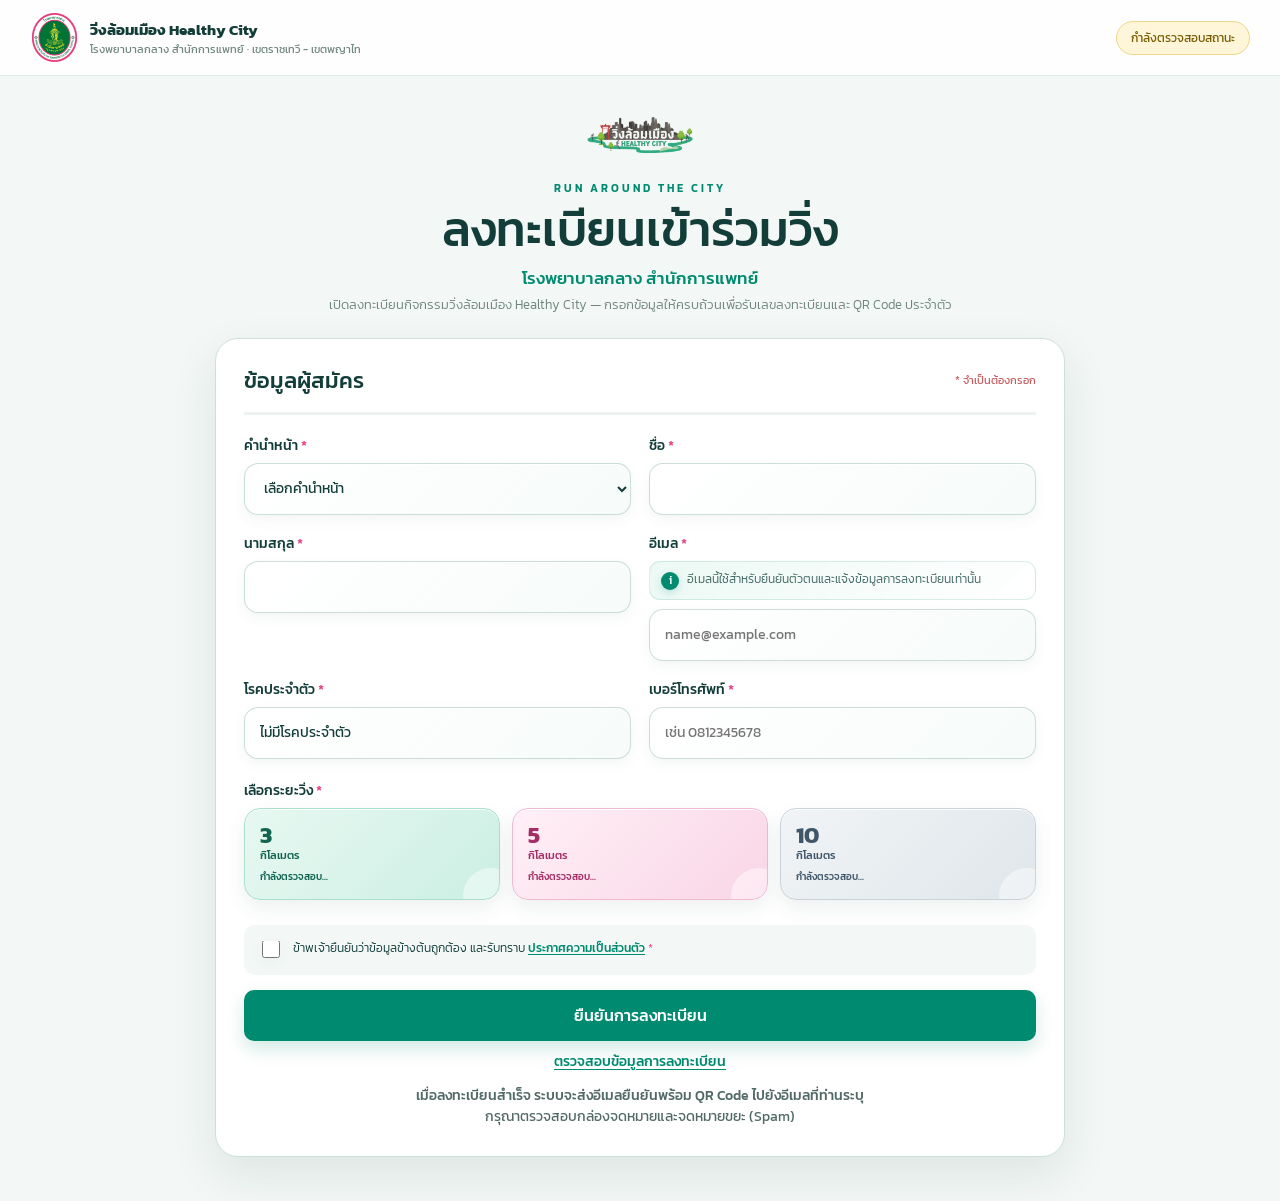
<file: runner-regit.html>
<!DOCTYPE html>
<html lang="th">
<head>
  <meta charset="UTF-8">
  <meta name="viewport" content="width=device-width, initial-scale=1">
  <meta name="theme-color" content="#087f5b">
  <title>ลงทะเบียนกิจกรรมวิ่งล้อมเมือง</title>
  <link rel="stylesheet" href="runner-fonts.css">
  <style>
    /* ฝังฟอนต์ Kanit ไว้ในไฟล์ เพื่อให้แสดงผลได้แม้เปิดแบบออฟไลน์ */
    :root{--green:#008b70;--green-dark:#073f3b;--mint:#eaf6f2;--pink:#e83f83;--yellow:#fff6d9;--ink:#123d39;--muted:#6f8580;--line:#cfe0dc;--danger:#c73535}
    *{box-sizing:border-box}
    body{margin:0;min-height:100vh;font-family:"Kanit",sans-serif;color:var(--ink);background:#f3f7f5}
    .topbar{height:76px;padding:10px 30px;display:flex;align-items:center;justify-content:space-between;background:rgba(255,255,255,.86);border-bottom:1px solid #e4ece9}
    .brand{display:flex;align-items:center;gap:11px}.brand img{width:49px;height:49px;object-fit:contain}.brand-text strong{display:block;font-size:15px}.brand-text span{display:block;color:var(--muted);font-size:11px}
    .status{padding:7px 14px;color:#765b00;background:var(--yellow);border:1px solid #edd689;border-radius:999px;font-size:12px}.status.closed{color:#8b3434;background:#fff0f0;border-color:#e8bebe}
    .page{width:min(100% - 36px,1120px);margin:auto;padding:20px 0 44px}
    .hero{text-align:center;padding:0 16px 24px}.event-logo{width:170px;height:78px;object-fit:contain;mix-blend-mode:multiply}.eyebrow{margin:0;color:var(--green);font-size:11px;font-weight:600;letter-spacing:3px}
    h1{margin:7px auto 2px;font-size:clamp(30px,4vw,48px);line-height:1.12;font-weight:500}.organization{margin:8px 0 0;color:var(--green);font-size:17px;font-weight:500}.subtitle{margin:4px 0 0;color:var(--muted);font-size:13px;font-weight:300}
    .layout{width:min(100%,850px);margin:0 auto}
    .card{background:#fff;border:1px solid var(--line);border-radius:23px;box-shadow:0 18px 45px rgba(28,77,67,.10)}
    .card{padding:25px 28px 28px}.section-head{display:flex;justify-content:space-between;align-items:center;gap:16px;padding-bottom:15px;margin-bottom:20px;border-bottom:3px solid #edf3f1}.section-head h2{margin:0;font-size:22px;font-weight:500}.required-note{margin:0;color:#c65d5d;font-size:11px}
    .grid{display:grid;grid-template-columns:repeat(2,minmax(0,1fr));gap:18px}.field.full{grid-column:1/-1}label{display:block;margin-bottom:7px;font-size:14px;font-weight:500}.required{color:var(--pink)}
    input,select{width:100%;min-height:52px;padding:12px 15px;color:var(--ink);font:400 14px "Kanit",sans-serif;background:linear-gradient(135deg,rgba(255,255,255,.92),rgba(244,250,248,.78));border:1px solid rgba(136,180,169,.42);border-radius:14px;outline:none;box-shadow:inset 0 1px 0 rgba(255,255,255,.92),0 5px 14px rgba(26,82,67,.05);transition:border-color .22s,box-shadow .22s,transform .22s,background .22s}input:hover,select:hover{border-color:rgba(0,139,112,.42);background:rgba(255,255,255,.96)}input:focus,select:focus{border-color:var(--green);background:#fff;box-shadow:0 0 0 4px rgba(0,139,112,.10),0 10px 24px rgba(12,92,72,.10);transform:translateY(-1px)}
    .email-note{display:flex;align-items:flex-start;gap:8px;margin:0 0 9px;padding:9px 11px;color:#3f675d;font-size:11.5px;font-weight:300;line-height:1.45;background:linear-gradient(135deg,rgba(233,248,243,.88),rgba(255,255,255,.82));border:1px solid rgba(0,139,112,.14);border-radius:11px}.email-note::before{content:"i";display:grid;place-items:center;flex:0 0 18px;height:18px;margin-top:1px;color:#fff;font-size:11px;font-weight:500;background:var(--green);border-radius:50%;box-shadow:0 3px 8px rgba(0,139,112,.22)}
    .distance-label{margin-top:3px}.distance-options{display:grid;grid-template-columns:repeat(3,1fr);gap:12px}.distance-option{position:relative}.distance-option input{position:absolute;opacity:0;pointer-events:none}.distance-option span{position:relative;display:flex;min-height:92px;padding:14px 15px;overflow:hidden;flex-direction:column;justify-content:center;border:1px solid transparent;border-radius:16px;font-size:11px;cursor:pointer;box-shadow:0 8px 20px rgba(24,77,63,.08),inset 0 1px 0 rgba(255,255,255,.9);transition:transform .2s,box-shadow .2s,border-color .2s,opacity .2s,filter .2s}.distance-option span::after{content:"";position:absolute;width:56px;height:56px;right:-20px;bottom:-25px;border-radius:50%;background:rgba(255,255,255,.44)}.distance-option:nth-child(1) span{color:#11644f;background:linear-gradient(135deg,#e7f8f1,#ccefe3);border-color:#a9dfcd}.distance-option:nth-child(2) span{color:#a52d66;background:linear-gradient(135deg,#fff0f6,#f9d5e6);border-color:#efb9d2}.distance-option:nth-child(3) span{color:#40576a;background:linear-gradient(135deg,#f1f4f6,#dfe6ea);border-color:#c9d4da}.distance-option b{font-size:23px;line-height:1;color:currentColor}.distance-status{position:relative;z-index:1;display:block;margin-top:7px;font-size:10px;font-weight:500;line-height:1.35;color:currentColor}.quota-live-note{margin:9px 2px 0;color:var(--muted);font-size:10.5px;font-weight:300}.distance-option span:hover{transform:translateY(-2px);box-shadow:0 12px 26px rgba(24,77,63,.13),inset 0 1px 0 rgba(255,255,255,.95)}.distance-option input:focus-visible+span{outline:3px solid rgba(0,139,112,.22);outline-offset:2px}.distance-option input:checked+span{transform:translateY(-3px);border-color:var(--green);box-shadow:0 0 0 3px rgba(0,139,112,.15),0 14px 28px rgba(16,94,73,.16)}.distance-option input:checked+span::before{content:"✓";position:absolute;display:grid;place-items:center;top:9px;right:9px;width:22px;height:22px;color:#fff;font-size:12px;font-weight:500;background:var(--green);border-radius:50%;box-shadow:0 4px 10px rgba(0,139,112,.25)}.distance-option.is-closed span,.distance-option input:disabled+span{opacity:.58;filter:grayscale(.55);cursor:not-allowed;box-shadow:none}.distance-option.is-closed span:hover,.distance-option input:disabled+span:hover{transform:none}
    .terms{display:flex;align-items:flex-start;gap:10px;padding:14px;margin:18px 0 15px;background:#f3f8f6;border-radius:10px}.terms input{flex:0 0 auto;width:18px;min-height:18px;margin-top:1px;accent-color:var(--green)}.terms label{margin:0;font-size:12px;font-weight:300;line-height:1.55}.terms a{color:var(--green);font-weight:500;text-underline-offset:2px}
    button{width:100%;min-height:51px;padding:11px 18px;color:#fff;font:500 16px "Kanit",sans-serif;background:var(--green);border:0;border-radius:10px;cursor:pointer;box-shadow:0 8px 18px rgba(0,139,112,.18);transition:.2s}button:hover{background:#00765f;transform:translateY(-1px)}button:disabled{opacity:.62;cursor:wait;transform:none}.registration-lookup{margin:10px 0 0;text-align:center;font-size:14px}.registration-lookup a{color:var(--green);font-weight:500;text-underline-offset:3px}.registration-lookup a:hover{color:#006b56}.privacy{margin:13px 0 0;color:#526a66;text-align:center;font-size:14px;font-weight:400;line-height:1.55}.privacy strong{font-weight:500}
    .modal{position:fixed;z-index:10;inset:0;display:none;align-items:flex-start;justify-content:center;padding:38px 18px;overflow:auto;background:#f3f7f5}.modal.show{display:flex}.dialog{width:min(100%,690px);padding:40px;text-align:center;background:#fff;border:1px solid var(--line);border-radius:25px;box-shadow:0 22px 55px rgba(28,77,67,.12)}.icon{display:grid;place-items:center;width:68px;height:68px;margin:0 auto 17px;color:#fff;background:var(--green);border-radius:50%;font-size:35px;box-shadow:0 10px 25px rgba(0,139,112,.22)}.dialog.error .icon{background:var(--danger)}.dialog.warning .icon{background:#e89b1c}.dialog h2{margin:0 0 8px;font-size:36px;font-weight:500}.dialog p{margin:0 0 20px;color:var(--muted);line-height:1.6}.runner-id{padding:20px;margin:0 0 18px;text-align:left;color:var(--ink);background:#f8fbfa;border:1px dashed #a8cbc2;border-radius:15px;font-size:19px;font-weight:600}.link{display:block;margin:0 0 16px;color:var(--green);font-weight:500}.success-next{display:grid;gap:9px;margin:0 0 18px;padding:15px;color:#42635b;text-align:left;background:#f3f8f6;border:1px solid #d7e9e4;border-radius:13px}.success-next p{margin:0;font-size:13px;line-height:1.55}.success-next strong{font-weight:500;color:var(--ink)}.dialog-actions{display:grid;grid-template-columns:1fr;gap:11px}.dialog-actions.two-actions{grid-template-columns:1fr 1fr}.secondary-button{color:var(--green);background:#fff;border:1px solid var(--green);box-shadow:none}.secondary-button:hover{background:#f1faf7}
    .link[hidden],.success-next[hidden]{display:none}
    @media(max-width:780px){.topbar{padding:9px 15px}.brand-text{display:none}.page{width:min(100% - 20px,1120px);padding-top:14px}.hero{padding-bottom:18px}.event-logo{width:145px;height:65px}h1{font-size:31px}.organization{font-size:14px}.card{padding:22px 17px}.grid{grid-template-columns:1fr}.field.full{grid-column:auto}.dialog{padding:29px 18px}.dialog h2{font-size:29px}.dialog-actions,.dialog-actions.two-actions{grid-template-columns:1fr}}
  </style>
</head>
<body>
  <header class="topbar">
    <div class="brand">
      <img src="assets/klang-hospital-logo.webp" alt="โลโก้โรงพยาบาลกลาง" width="359" height="385" decoding="async">
      <div class="brand-text"><strong>วิ่งล้อมเมือง Healthy City</strong><span>โรงพยาบาลกลาง สำนักการแพทย์ · เขตราชเทวี - เขตพญาไท</span></div>
    </div>
    <div class="status" id="registrationStatus">กำลังตรวจสอบสถานะ</div>
  </header>
  <main class="page">
    <header class="hero">
      <img class="event-logo" src="assets/run-around-city-logo.webp" alt="วิ่งล้อมเมือง Healthy City" width="400" height="266" decoding="async">
      <p class="eyebrow">RUN AROUND THE CITY</p>
      <h1>ลงทะเบียนเข้าร่วมวิ่ง</h1>
      <p class="organization">โรงพยาบาลกลาง สำนักการแพทย์</p>
      <p class="subtitle">เปิดลงทะเบียนกิจกรรมวิ่งล้อมเมือง Healthy City — กรอกข้อมูลให้ครบถ้วนเพื่อรับเลขลงทะเบียนและ QR Code ประจำตัว</p>
    </header>

    <div class="layout">
    <section class="card">
      <div class="section-head"><h2>ข้อมูลผู้สมัคร</h2><p class="required-note">* จำเป็นต้องกรอก</p></div>
      <form id="registrationForm">
        <div class="grid">
          <div class="field">
            <label for="prefix">คำนำหน้า <span class="required">*</span></label>
            <select id="prefix" name="prefix" required>
              <option value="" selected disabled>เลือกคำนำหน้า</option>
              <option>นาย</option><option>นาง</option><option>นางสาว</option><option>เด็กชาย</option><option>เด็กหญิง</option><option>อื่นๆ</option>
            </select>
          </div>
          <div class="field">
            <label for="firstName">ชื่อ <span class="required">*</span></label>
            <input id="firstName" name="firstName" autocomplete="given-name" required>
          </div>
          <div class="field">
            <label for="lastName">นามสกุล <span class="required">*</span></label>
            <input id="lastName" name="lastName" autocomplete="family-name" required>
          </div>
          <div class="field">
            <label for="email">อีเมล <span class="required">*</span></label>
            <p class="email-note">อีเมลนี้ใช้สำหรับยืนยันตัวตนและแจ้งข้อมูลการลงทะเบียนเท่านั้น</p>
            <input id="email" name="email" type="email" autocomplete="email" placeholder="name@example.com" required>
          </div>
          <div class="field">
            <label for="medicalCondition">โรคประจำตัว <span class="required">*</span></label>
            <input id="medicalCondition" name="medicalCondition" value="ไม่มีโรคประจำตัว" maxlength="250" autocomplete="off" required>
          </div>
          <div class="field">
            <label for="phone">เบอร์โทรศัพท์ <span class="required">*</span></label>
            <input id="phone" name="phone" type="tel" autocomplete="tel" inputmode="numeric" pattern="[0-9]{9,10}" maxlength="10" placeholder="เช่น 0812345678" required>
          </div>
          <div class="field full distance-label">
            <label>เลือกระยะวิ่ง <span class="required">*</span></label>
            <div class="distance-options">
              <label class="distance-option"><input type="radio" name="distance" value="3 KM" aria-label="ระยะ 3 กิโลเมตร" required><span><b>3</b>กิโลเมตร<small class="distance-status" data-quota="3 KM">กำลังตรวจสอบ...</small></span></label>
              <label class="distance-option"><input type="radio" name="distance" value="5 KM" aria-label="ระยะ 5 กิโลเมตร"><span><b>5</b>กิโลเมตร<small class="distance-status" data-quota="5 KM">กำลังตรวจสอบ...</small></span></label>
              <label class="distance-option"><input type="radio" name="distance" value="10 KM" aria-label="ระยะ 10 กิโลเมตร"><span><b>10</b>กิโลเมตร<small class="distance-status" data-quota="10 KM">กำลังตรวจสอบ...</small></span></label>
            </div>
          </div>
        </div>
        <div class="terms">
          <input id="acceptedTerms" name="acceptedTerms" type="checkbox" value="true" required>
          <label for="acceptedTerms">ข้าพเจ้ายืนยันว่าข้อมูลข้างต้นถูกต้อง และรับทราบ <a href="privacy.html" target="_blank" rel="noopener">ประกาศความเป็นส่วนตัว</a> <span class="required">*</span></label>
        </div>
        <button id="submitButton" type="submit">ยืนยันการลงทะเบียน</button>
        <p class="registration-lookup"><a href="runner-search.html">ตรวจสอบข้อมูลการลงทะเบียน</a></p>
        <p class="privacy"><strong>เมื่อลงทะเบียนสำเร็จ ระบบจะส่งอีเมลยืนยันพร้อม QR Code ไปยังอีเมลที่ท่านระบุ</strong><br>กรุณาตรวจสอบกล่องจดหมายและจดหมายขยะ (Spam)</p>
      </form>
    </section>
    </div>
  </main>

  <div class="modal" id="resultModal" role="dialog" aria-modal="true" aria-labelledby="resultTitle">
    <div class="dialog" id="dialog">
      <div class="icon" id="resultIcon">✓</div>
      <h2 id="resultTitle">ลงทะเบียนสำเร็จ</h2>
      <p id="resultMessage"></p>
      <div class="runner-id" id="runnerId" hidden></div>
      <div class="runner-id" id="assignedBib" hidden></div>
      <a class="link" id="qrLink" href="#" target="_blank" rel="noopener" hidden>เปิดข้อมูลการลงทะเบียนและ QR</a>
      <div class="success-next" id="successNext" hidden>
        <p><strong>ขั้นตอนถัดไป:</strong> กรุณาตรวจสอบอีเมลยืนยันและเก็บ QR Code ไว้สำหรับวันงาน</p>
        <p><strong>การรับ BIB:</strong> รับด้วยตนเองที่โรงพยาบาลกลาง โดยจะแจ้งวันและรายละเอียดอีกครั้ง</p>
        <p>☎️ สอบถามรายละเอียดเพิ่มเติมได้ที่ Line official<br>
          ID line : @klang (<a href="https://lin.ee/OPTxpgG" target="_blank" rel="noopener">https://lin.ee/OPTxpgG</a>)<br>
          Facebook: <a href="https://www.facebook.com/bma.klanghospital" target="_blank" rel="noopener">https://www.facebook.com/bma.klanghospital</a>
        </p>
      </div>
      <div class="dialog-actions">
        <button id="editRegistration" class="secondary-button" type="button" hidden>กลับไปแก้ไขข้อมูล</button>
        <button id="confirmRegistration" type="button" hidden>ยืนยัน ลงทะเบียนต่อ</button>
        <button id="closeModal" type="button">ปิดหน้าต่าง</button>
      </div>
    </div>
  </div>

  <script>
    const WEB_APP_URL = 'https://script.google.com/macros/s/AKfycbz1IH-RT9X1-ilpni6YQUf0OSOhnWHYi_dxBUuKFxg1UXVMZ0C-xjmSi99YsB6pORqdmw/exec';
    const form = document.getElementById('registrationForm');
    const submitButton = document.getElementById('submitButton');
    const modal = document.getElementById('resultModal');
    const dialog = document.getElementById('dialog');
    const resultIcon = document.getElementById('resultIcon');
    const resultTitle = document.getElementById('resultTitle');
    const resultMessage = document.getElementById('resultMessage');
    const runnerId = document.getElementById('runnerId');
    const assignedBib = document.getElementById('assignedBib');
    const qrLink = document.getElementById('qrLink');
    const successNext = document.getElementById('successNext');
    const dialogActions = document.querySelector('.dialog-actions');
    const closeModalButton = document.getElementById('closeModal');
    const editRegistrationButton = document.getElementById('editRegistration');
    const confirmRegistrationButton = document.getElementById('confirmRegistration');
    const registrationStatus = document.getElementById('registrationStatus');
    const distanceInputs = Array.from(document.querySelectorAll('input[name="distance"]'));
    const QUOTA_CACHE_KEY = 'run-registration-quota-v1';
    const QUOTA_CACHE_MAX_AGE_MS = 30000;
    // หน้า Preview ของ ChatGPT ทำงานอยู่ใน iframe และจะถามสิทธิ์ทุกครั้งที่
    // เชื่อมต่อ Apps Script จึงไม่เรียกเครือข่ายอัตโนมัติในโหมด Preview
    const IS_EMBEDDED_PREVIEW = window.self !== window.top;
    let pendingRegistrationData = null;

    async function refreshQuota(options = {}) {
      const silent = Boolean(options.silent);
      try {
        const quotaUrl = WEB_APP_URL + '?action=quota';
        const response = await fetch(quotaUrl, {
          method: 'GET',
          cache: 'no-store',
          redirect: 'follow'
        });
        if (!response.ok) throw new Error('โหลดสถานะการรับสมัครไม่สำเร็จ');
        const result = await response.json();
        if (!result.success || !result.byDistance) {
          throw new Error(result.message || 'ไม่พบสถานะการรับสมัคร');
        }
        applyQuota(result);
        try {
          localStorage.setItem(QUOTA_CACHE_KEY, JSON.stringify({
            savedAt: Date.now(),
            result: result
          }));
        } catch (storageError) {}
      } catch (error) {
        // เก็บการลองตรวจสอบสถานะซ้ำไว้เบื้องหลัง โดยไม่แสดงข้อความแก่ผู้สมัคร
      }
    }

    function applyCachedQuota() {
      try {
        const cached = JSON.parse(localStorage.getItem(QUOTA_CACHE_KEY) || 'null');
        if (
          cached &&
          cached.result &&
          cached.result.byDistance &&
          Date.now() - Number(cached.savedAt || 0) <= QUOTA_CACHE_MAX_AGE_MS
        ) {
          applyQuota(cached.result);
        }
      } catch (storageError) {}
    }

    function applyQuota(result) {
      let availableCount = 0;
      const scheduledTimes = [];

      distanceInputs.forEach((input) => {
        const quota = result.byDistance[input.value];
        if (!quota) return;

        const open = quota.open !== false;
        const full = Boolean(quota.full);
        // Derive availability from the two status fields that every API
        // version returns. This keeps the buttons usable even when an older
        // deployment does not include the optional `available` field.
        const available = open && !full;
        const label = input.closest('.distance-option');
        const quotaText = label.querySelector('[data-quota]');

        input.disabled = !available;
        label.classList.toggle('is-closed', !available);

        if (!available && input.checked) input.checked = false;

        if (quota.reason === 'scheduled' && quota.openAt) {
          scheduledTimes.push(new Date(quota.openAt));
          quotaText.textContent = 'เปิด ' + formatScheduleTime(quota.openAt);
        } else if (quota.reason === 'ended') {
          quotaText.textContent = 'ปิดรับแล้ว';
        } else if (!open) {
          quotaText.textContent = 'ปิดรับ';
        } else if (full) {
          quotaText.textContent = 'เต็มแล้ว';
        } else {
          availableCount++;
          quotaText.textContent = 'เปิดรับ';
        }
      });

      if (availableCount > 0) {
        registrationStatus.textContent = 'เปิดรับลงทะเบียน';
      } else if (scheduledTimes.length > 0) {
        const nextOpenAt = scheduledTimes.sort((a, b) => a - b)[0];
        registrationStatus.textContent = 'เปิดลงทะเบียน ' + formatScheduleTime(nextOpenAt);
      } else {
        registrationStatus.textContent = 'ปิดรับลงทะเบียน';
      }
      registrationStatus.classList.toggle('closed', availableCount === 0);

    }

    function formatScheduleTime(value) {
      const date = value instanceof Date ? value : new Date(value);
      if (Number.isNaN(date.getTime())) return '';
      return new Intl.DateTimeFormat('th-TH', {
        timeZone: 'Asia/Bangkok',
        day: 'numeric',
        month: 'short',
        year: 'numeric',
        hour: '2-digit',
        minute: '2-digit'
      }).format(date) + ' น.';
    }

    if (IS_EMBEDDED_PREVIEW) {
      distanceInputs.forEach((input) => {
        input.disabled = false;
        const label = input.closest('.distance-option');
        label.classList.remove('is-closed');
        label.querySelector('[data-quota]').textContent = 'เปิดรับ';
      });
      registrationStatus.textContent = 'หน้าตัวอย่าง';
      registrationStatus.classList.remove('closed');
    } else {
      applyCachedQuota();
      refreshQuota();
      window.setInterval(() => refreshQuota({ silent: true }), 30000);
    }

    form.addEventListener('submit', async (event) => {
      event.preventDefault();
      if (!form.reportValidity()) return;
      const data = Object.fromEntries(new FormData(form).entries());
      data.acceptedTerms = document.getElementById('acceptedTerms').checked;
      await submitRegistration(data);
    });

    async function submitRegistration(data) {
      submitButton.disabled = true;
      submitButton.textContent = 'กำลังบันทึกข้อมูล...';
      try {
        const response = await fetch(WEB_APP_URL, {
          method: 'POST',
          headers: { 'Content-Type': 'text/plain;charset=utf-8' },
          body: JSON.stringify(data),
          redirect: 'follow'
        });
        if (!response.ok) throw new Error('ไม่สามารถเชื่อมต่อระบบได้');
        const result = await response.json();
        pendingRegistrationData = result.requiresConfirmation ? data : null;
        showResult(result);
      } catch (error) {
        const recovered = await recoverSavedRegistration(data);
        if (recovered) {
          pendingRegistrationData = null;
          showResult({
            success: true,
            runnerId: recovered.runnerId,
            bibNumber: recovered.bibNumber,
            distance: recovered.distance,
            qrUrl: recovered.detailsUrl,
            message: 'พบว่าระบบบันทึกข้อมูลการลงทะเบียนไว้แล้ว'
          });
        } else {
          showResult({
            success: false,
            message: 'ยังยืนยันผลการลงทะเบียนไม่ได้ กรุณาใช้เมนูตรวจสอบข้อมูลการลงทะเบียนก่อนลองใหม่'
          });
        }
      } finally {
        submitButton.disabled = false;
        submitButton.textContent = 'ยืนยันการลงทะเบียน';
      }
    }

    async function recoverSavedRegistration(data) {
      const phone = String(data.phone || '').replace(/\D/g, '');
      const fullName = [data.firstName, data.lastName]
        .map((value) => String(value || '').trim())
        .filter(Boolean)
        .join(' ');

      if (!phone || !fullName) return null;

      const query = new URLSearchParams({
        action: 'runner-lookup',
        phone,
        fullName
      });
      const delays = [0, 1000, 2000];

      for (const delay of delays) {
        if (delay) {
          await new Promise((resolve) => window.setTimeout(resolve, delay));
        }

        try {
          const response = await fetch(WEB_APP_URL + '?' + query.toString(), {
            method: 'GET',
            cache: 'no-store',
            redirect: 'follow'
          });
          if (!response.ok) continue;

          const result = await response.json();
          if (!result.success || !Array.isArray(result.runners)) continue;

          const distance = String(data.distance || '').trim().toUpperCase();
          return result.runners.find((runner) =>
            String(runner.distance || '').trim().toUpperCase() === distance
          ) || result.runners[0] || null;
        } catch (recoveryError) {
          // ลองค้นหาใหม่ตามรอบที่กำหนด
        }
      }

      return null;
    }

    function showResult(result) {
      const ok = Boolean(result.success);
      const warning = Boolean(result.warning && result.requiresConfirmation);
      dialog.classList.toggle('error', !ok && !warning);
      dialog.classList.toggle('success', ok);
      dialog.classList.toggle('warning', warning);
      resultIcon.textContent = ok ? '✓' : '!';
      resultTitle.textContent = ok
        ? 'ลงทะเบียนสำเร็จ'
        : warning
          ? 'พบชื่อ–นามสกุลซ้ำ'
          : 'ไม่สามารถลงทะเบียนได้';
      const displayMessage = !ok && !warning && result.message === 'พบชื่อ นามสกุล และเบอร์โทรศัพท์นี้ลงทะเบียนไว้แล้ว'
        ? 'พบชื่อ นามสกุลนี้ลงทะเบียนไว้แล้ว'
        : result.message;
      resultMessage.textContent = displayMessage || (ok ? 'ระบบบันทึกข้อมูลเรียบร้อยแล้ว' : 'กรุณาตรวจสอบข้อมูลและลองใหม่');
      runnerId.hidden = !ok || !result.runnerId;
      runnerId.textContent = result.runnerId ? 'เลขลงทะเบียน: ' + result.runnerId : '';
      assignedBib.hidden = !ok || !result.bibNumber;
      assignedBib.textContent = result.bibNumber
        ? 'หมายเลข BIB: ' + result.bibNumber + (result.distance ? ' · ' + result.distance : '')
        : '';
      qrLink.hidden = !ok || !result.qrUrl;
      qrLink.href = result.qrUrl || '#';
      successNext.hidden = !ok;
      editRegistrationButton.hidden = !warning;
      confirmRegistrationButton.hidden = !warning;
      closeModalButton.hidden = warning;
      dialogActions.classList.toggle('two-actions', warning);
      modal.classList.add('show');
    }

    closeModalButton.addEventListener('click', closeResultModal);
    editRegistrationButton.addEventListener('click', closeResultModal);
    confirmRegistrationButton.addEventListener('click', async () => {
      if (!pendingRegistrationData) return;
      const confirmedData = {
        ...pendingRegistrationData,
        confirmSameNameDifferentPhone: true
      };
      confirmRegistrationButton.disabled = true;
      confirmRegistrationButton.textContent = 'กำลังยืนยัน...';
      modal.classList.remove('show');
      try {
        await submitRegistration(confirmedData);
      } finally {
        confirmRegistrationButton.disabled = false;
        confirmRegistrationButton.textContent = 'ยืนยัน ลงทะเบียนต่อ';
      }
    });

    function closeResultModal() {
      modal.classList.remove('show');
      pendingRegistrationData = null;
    }

    modal.addEventListener('click', (event) => {
      if (event.target === modal && !pendingRegistrationData) {
        closeResultModal();
      }
    });
  </script>
</body>
</html>
</file>
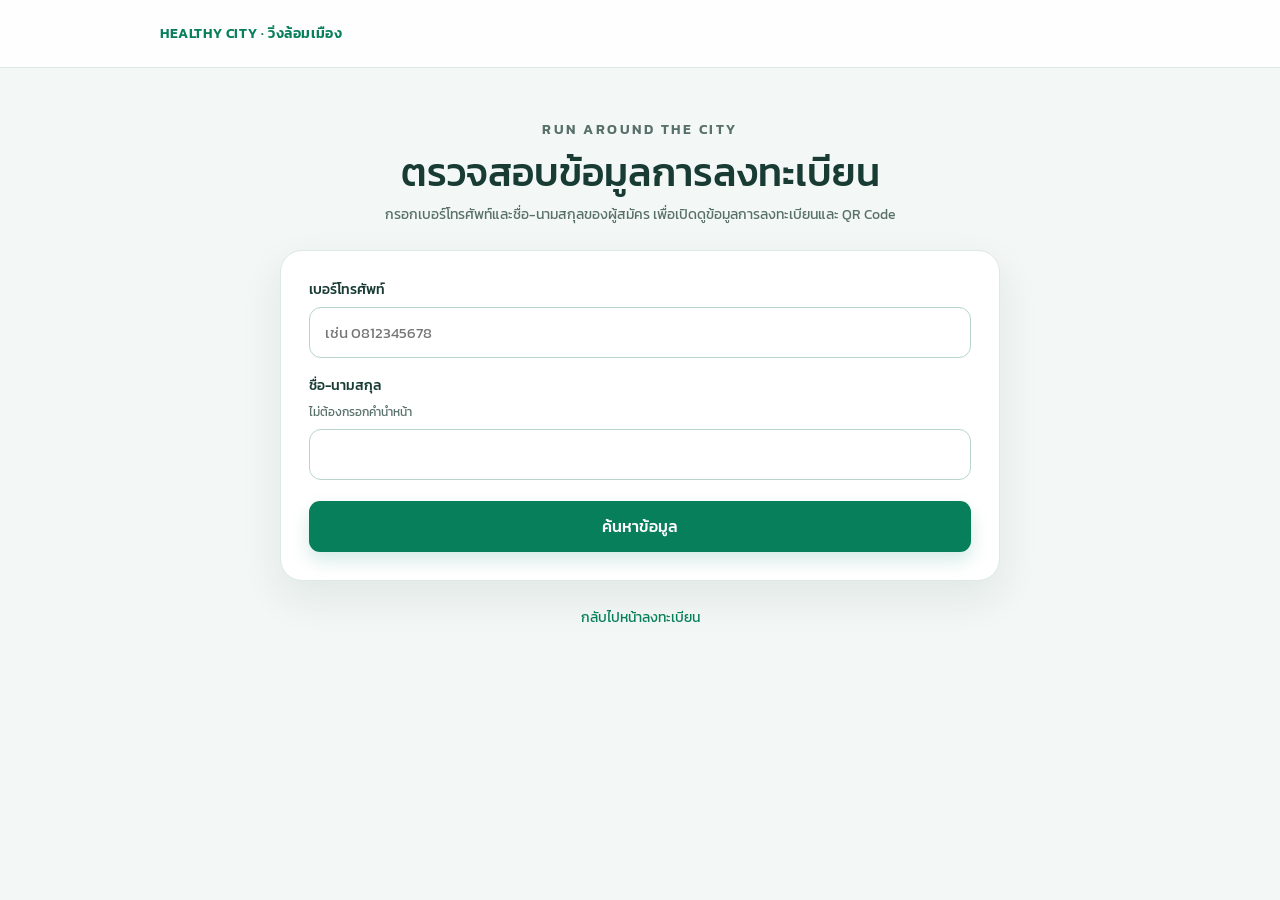
<file: runner-search.html>
<!DOCTYPE html>
<html lang="th">
<head>
  <meta charset="UTF-8">
  <meta name="viewport" content="width=device-width, initial-scale=1">
  <meta name="theme-color" content="#087f5b">
  <title>ตรวจสอบข้อมูลการลงทะเบียน | Healthy City</title>
  <link rel="stylesheet" href="runner-fonts.css">
  <style>
    :root{--green:#087f5b;--green-dark:#006b4d;--ink:#183c34;--muted:#58706a;--line:#dce9e4;--surface:#fff;--bg:#f3f7f5;--danger:#b94a4a}
    *{box-sizing:border-box}body{margin:0;min-height:100vh;color:var(--ink);font-family:"Kanit",Tahoma,sans-serif;background:var(--bg)}
    .topbar{display:flex;align-items:center;min-height:68px;padding:14px max(20px,calc((100vw - 960px)/2));background:rgba(255,255,255,.92);border-bottom:1px solid var(--line)}.brand{color:var(--green);font-size:14px;font-weight:600;letter-spacing:.6px;text-decoration:none}
    .page{width:min(100% - 36px,720px);margin:0 auto;padding:50px 0}.hero{text-align:center;margin-bottom:24px}.eyebrow{margin:0;color:var(--green);font-size:11px;font-weight:600;letter-spacing:2.5px}.hero h1{margin:8px 0 7px;font-size:clamp(28px,5vw,39px);font-weight:500;line-height:1.2}.hero p{max-width:520px;margin:0 auto;color:var(--muted);font-size:14px;line-height:1.65}
    .card{padding:28px;background:var(--surface);border:1px solid var(--line);border-radius:22px;box-shadow:0 16px 42px rgba(28,77,67,.09)}.field{margin-bottom:17px}.field:last-of-type{margin-bottom:21px}label{display:block;margin-bottom:7px;font-size:14px;font-weight:500}.hint{margin:0 0 8px;color:var(--muted);font-size:12px;line-height:1.5}input{width:100%;min-height:51px;padding:12px 15px;color:var(--ink);font:400 15px "Kanit",Tahoma,sans-serif;background:#fff;border:1px solid #b8d5cc;border-radius:12px;outline:none;transition:.2s}input:focus{border-color:var(--green);box-shadow:0 0 0 4px rgba(8,127,91,.11)}button{width:100%;min-height:51px;padding:11px 18px;color:#fff;font:500 16px "Kanit",Tahoma,sans-serif;background:var(--green);border:0;border-radius:11px;cursor:pointer;box-shadow:0 8px 18px rgba(0,139,112,.18);transition:.2s}button:hover{background:var(--green-dark);transform:translateY(-1px)}button:disabled{opacity:.64;cursor:wait;transform:none}
    .result{margin-top:24px}.message{margin:0;padding:14px 16px;color:var(--muted);text-align:center;font-size:14px;line-height:1.6;background:#eef6f3;border:1px solid #d7e9e4;border-radius:13px}.message.error{color:#963d3d;background:#fff3f3;border-color:#f0cccc}.result-heading{margin:0 0 13px;font-size:18px;font-weight:500}.runner-list{display:grid;gap:13px}.runner{padding:19px;background:#fff;border:1px solid var(--line);border-radius:16px;box-shadow:0 8px 20px rgba(28,77,67,.06)}.runner-name{margin:0 0 13px;font-size:19px;font-weight:500}.runner-details{display:grid;grid-template-columns:repeat(2,minmax(0,1fr));gap:10px;margin:0 0 16px}.detail{padding:10px 11px;background:#f6faf8;border-radius:10px}.detail dt{margin:0 0 2px;color:var(--muted);font-size:11px}.detail dd{margin:0;font-size:14px;font-weight:500}.qr-link{display:block;padding:11px 14px;color:var(--green);font-size:14px;font-weight:500;text-align:center;text-decoration:none;border:1px solid var(--green);border-radius:10px}.qr-link:hover{color:#fff;background:var(--green)}.status-badge{margin:0 0 18px;padding:11px 14px;color:var(--green);font-size:15px;font-weight:500;text-align:center;background:#e9f9f2;border:1px solid #bfe9d8;border-radius:11px}.qr-panel{padding-top:5px;text-align:center}.qr-label{margin:0 0 12px;color:var(--muted);font-size:13px}.qr-image{display:block;width:min(100%,360px);height:auto;margin:0 auto;padding:12px;background:#fff;border:1px solid var(--line);border-radius:14px}.back{display:block;margin-top:26px;color:var(--green);font-size:14px;text-align:center;text-decoration:none}.back:hover{text-decoration:underline}
    @media(max-width:560px){.topbar{padding:13px 20px}.page{width:min(100% - 24px,720px);padding:30px 0}.card{padding:22px 17px}.runner-details{grid-template-columns:1fr}.hero p{font-size:13px}}
  </style>
</head>
<body>
  <header class="topbar"><a class="brand" href="runner-regit.html">HEALTHY CITY · วิ่งล้อมเมือง</a></header>
  <main class="page">
    <section class="hero">
      <p class="eyebrow">RUN AROUND THE CITY</p>
      <h1 id="pageTitle">ตรวจสอบข้อมูลการลงทะเบียน</h1>
      <p id="pageDescription">กรอกเบอร์โทรศัพท์และชื่อ-นามสกุลของผู้สมัคร เพื่อเปิดดูข้อมูลการลงทะเบียนและ QR Code</p>
    </section>

    <section id="lookupCard" class="card" aria-labelledby="lookupTitle">
      <h2 id="lookupTitle" hidden>ค้นหาข้อมูลการลงทะเบียน</h2>
      <form id="lookupForm">
        <div class="field">
          <label for="phone">เบอร์โทรศัพท์</label>
          <input id="phone" name="phone" type="tel" inputmode="numeric" autocomplete="tel" pattern="[0-9]{9,10}" maxlength="10" placeholder="เช่น 0812345678" required>
        </div>
        <div class="field">
          <label for="fullName">ชื่อ-นามสกุล</label>
          <p class="hint">ไม่ต้องกรอกคำนำหน้า</p>
          <input id="fullName" name="fullName" autocomplete="name" required>
        </div>
        <button id="lookupButton" type="submit">ค้นหาข้อมูล</button>
      </form>
    </section>

    <section id="result" class="result" aria-live="polite" hidden></section>
    <a class="back" href="runner-regit.html">กลับไปหน้าลงทะเบียน</a>
  </main>

  <script>
    const WEB_APP_URL = 'https://script.google.com/macros/s/AKfycbz1IH-RT9X1-ilpni6YQUf0OSOhnWHYi_dxBUuKFxg1UXVMZ0C-xjmSi99YsB6pORqdmw/exec';
    const lookupForm = document.getElementById('lookupForm');
    const lookupButton = document.getElementById('lookupButton');
    const resultElement = document.getElementById('result');
    const lookupCard = document.getElementById('lookupCard');
    const pageTitle = document.getElementById('pageTitle');
    const pageDescription = document.getElementById('pageDescription');
    const pageToken = String(new URLSearchParams(window.location.search).get('token') || '').trim();

    if (pageToken) {
      lookupCard.hidden = true;
      pageTitle.textContent = 'ข้อมูลการลงทะเบียน';
      pageDescription.textContent = 'แสดงข้อมูลผู้สมัครและ QR Code สำหรับใช้ในวันงาน';
      loadRunnerDetails(pageToken);
    }

    lookupForm.addEventListener('submit', async (event) => {
      event.preventDefault();
      if (!lookupForm.reportValidity()) return;

      const formData = new FormData(lookupForm);
      const phone = String(formData.get('phone') || '').trim();
      const fullName = String(formData.get('fullName') || '').trim();

      lookupButton.disabled = true;
      lookupButton.textContent = 'กำลังค้นหา...';
      showMessage('กำลังตรวจสอบข้อมูลการลงทะเบียน');

      try {
        const query = new URLSearchParams({
          action: 'runner-lookup',
          phone: phone,
          fullName: fullName
        });
        const response = await fetch(WEB_APP_URL + '?' + query.toString(), {
          method: 'GET',
          cache: 'no-store',
          redirect: 'follow'
        });
        if (!response.ok) throw new Error('ไม่สามารถเชื่อมต่อระบบได้');

        const data = await response.json();
        if (!data.success) throw new Error(data.message || 'ไม่สามารถค้นหาข้อมูลได้');
        showRunners(Array.isArray(data.runners) ? data.runners : []);
      } catch (error) {
        showMessage(error.message || 'ไม่สามารถค้นหาข้อมูลได้ กรุณาลองใหม่อีกครั้ง', true);
      } finally {
        lookupButton.disabled = false;
        lookupButton.textContent = 'ค้นหาข้อมูล';
      }
    });

    function showMessage(message, isError) {
      resultElement.hidden = false;
      resultElement.innerHTML = '<p class="message' + (isError ? ' error' : '') + '">' + escapeHtml(message) + '</p>';
    }

    function showRunners(runners) {
      if (!runners.length) {
        showMessage('ไม่พบข้อมูลการลงทะเบียน กรุณาตรวจสอบเบอร์โทรศัพท์และชื่อ-นามสกุลอีกครั้ง', true);
        return;
      }

      const cards = runners.map(function (runner) {
        const fullName = [runner.prefix, runner.firstName, runner.lastName]
          .filter(Boolean)
          .join(' ');
        const bibNumber = runner.bibNumber || 'กำหนดเมื่อรับ BIB';

        return '<article class="runner">' +
          '<h3 class="runner-name">' + escapeHtml(fullName || 'ผู้สมัคร') + '</h3>' +
          '<dl class="runner-details">' +
            '<div class="detail"><dt>ระยะวิ่ง</dt><dd>' + escapeHtml(runner.distance || '-') + '</dd></div>' +
            '<div class="detail"><dt>เลขลงทะเบียน</dt><dd>' + escapeHtml(runner.runnerId || '-') + '</dd></div>' +
            '<div class="detail"><dt>หมายเลข BIB</dt><dd>' + escapeHtml(bibNumber) + '</dd></div>' +
          '</dl>' +
          '<a class="qr-link" href="' + escapeAttribute(runner.detailsUrl) + '" target="_blank" rel="noopener">เปิดข้อมูลและ QR Code</a>' +
        '</article>';
      }).join('');

      resultElement.hidden = false;
      resultElement.innerHTML = '<h2 class="result-heading">พบข้อมูล ' + runners.length + ' รายการ</h2><div class="runner-list">' + cards + '</div>';
    }

    async function loadRunnerDetails(token) {
      showMessage('กำลังเปิดข้อมูลการลงทะเบียน');

      try {
        const query = new URLSearchParams({
          action: 'runner-details',
          token: token
        });
        const response = await fetch(WEB_APP_URL + '?' + query.toString(), {
          method: 'GET',
          cache: 'no-store',
          redirect: 'follow'
        });
        if (!response.ok) throw new Error('ไม่สามารถเชื่อมต่อระบบได้');

        const data = await response.json();
        if (!data.success || !data.runner) {
          throw new Error(data.message || 'ไม่พบข้อมูลผู้สมัคร');
        }
        showRunnerDetails(data.runner, token);
      } catch (error) {
        showMessage(error.message || 'ไม่สามารถเปิดข้อมูลได้ กรุณาลองใหม่อีกครั้ง', true);
      }
    }

    function showRunnerDetails(runner, token) {
      const fullName = [runner.prefix, runner.firstName, runner.lastName]
        .filter(Boolean)
        .join(' ');
      const bibNumber = runner.bibNumber || 'กำหนดเมื่อรับ BIB';
      const affiliationDetail = runner.affiliation
        ? '<div class="detail"><dt>หน่วยสังกัด</dt><dd>' + escapeHtml(runner.affiliation) + '</dd></div>'
        : '';
      const detailsUrl = window.location.origin + window.location.pathname + '?token=' + encodeURIComponent(token);
      const qrImageUrl = 'https://quickchart.io/qr?size=420&margin=4&ecLevel=L&text=' + encodeURIComponent(detailsUrl);

      resultElement.hidden = false;
      resultElement.innerHTML = '<article class="runner">' +
        '<div class="status-badge">' + escapeHtml(runner.statusText || 'ลงทะเบียนสำเร็จ') + '</div>' +
        '<h2 class="runner-name">' + escapeHtml(fullName || 'ผู้สมัคร') + '</h2>' +
        '<dl class="runner-details">' +
           '<div class="detail"><dt>เลขลงทะเบียน</dt><dd>' + escapeHtml(runner.runnerId || '-') + '</dd></div>' +
           '<div class="detail"><dt>ระยะวิ่ง</dt><dd>' + escapeHtml(runner.distance || '-') + '</dd></div>' +
           '<div class="detail"><dt>หมายเลข BIB</dt><dd>' + escapeHtml(bibNumber) + '</dd></div>' +
           affiliationDetail +
         '</dl>' +
        '<div class="qr-panel">' +
          '<p class="qr-label">QR Code สำหรับวันงาน</p>' +
          '<img class="qr-image" src="' + escapeAttribute(qrImageUrl) + '" alt="QR Code ของ ' + escapeAttribute(fullName) + '">' +
        '</div>' +
      '</article>';
    }

    function escapeHtml(value) {
      return String(value == null ? '' : value).replace(/[&<>"']/g, function (character) {
        return { '&': '&amp;', '<': '&lt;', '>': '&gt;', '"': '&quot;', "'": '&#039;' }[character];
      });
    }

    function escapeAttribute(value) {
      return escapeHtml(value).replace(/`/g, '&#096;');
    }
  </script>
</body>
</html>
</file>
<file: runner-fonts.css>
@font-face{font-family:'Kanit';font-style:normal;font-display:swap;font-weight:300;src:url([data-uri]) format('woff2')}
    @font-face{font-family:'Kanit';font-style:normal;font-display:swap;font-weight:300;src:url([data-uri]) format('woff2')}
    @font-face{font-family:'Kanit';font-style:normal;font-display:swap;font-weight:400;src:url([data-uri]) format('woff2')}
    @font-face{font-family:'Kanit';font-style:normal;font-display:swap;font-weight:400;src:url([data-uri]) format('woff2')}
    @font-face{font-family:'Kanit';font-style:normal;font-display:swap;font-weight:500;src:url([data-uri]) format('woff2')}
    @font-face{font-family:'Kanit';font-style:normal;font-display:swap;font-weight:500;src:url([data-uri]) format('woff2')}
    @font-face{font-family:'Kanit';font-style:normal;font-display:swap;font-weight:600;src:url([data-uri]) format('woff2')}
    @font-face{font-family:'Kanit';font-style:normal;font-display:swap;font-weight:600;src:url([data-uri]) format('woff2')}
    @font-face{font-family:'Kanit';font-style:normal;font-display:swap;font-weight:700;src:url([data-uri]) format('woff2')}
    @font-face{font-family:'Kanit';font-style:normal;font-display:swap;font-weight:700;src:url([data-uri]) format('woff2')}
</file>
